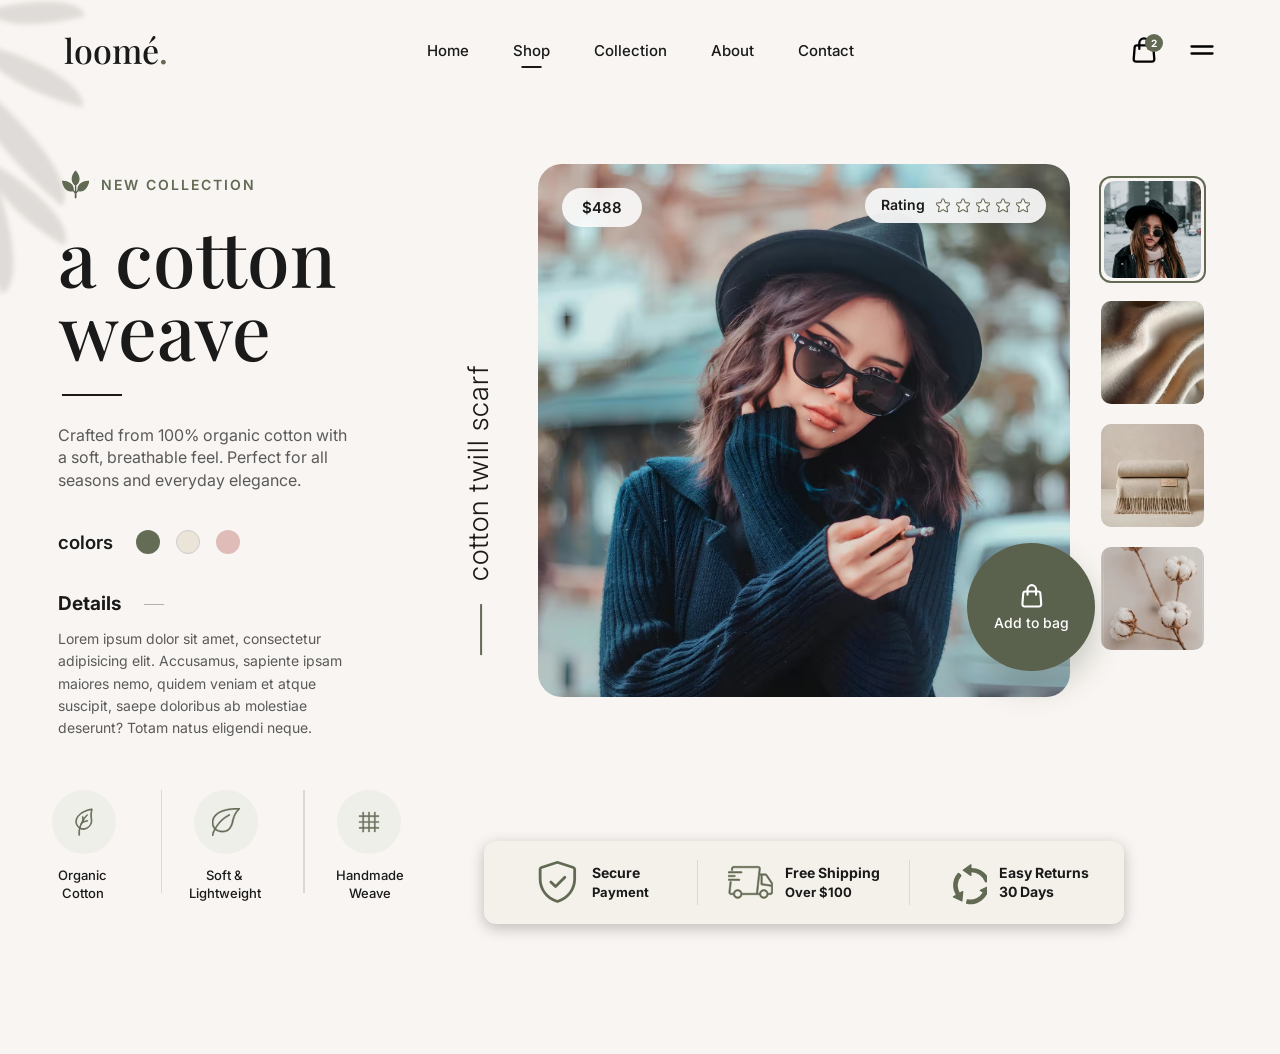
<file: index.html>
<!doctype html>
<html lang="en">
   <head>
      <meta charset="UTF-8" />
      <meta name="viewport" content="width=device-width, initial-scale=1.0" />
      <title>Loomé. | A Cotton Weave</title>

      <link rel="preconnect" href="https://fonts.googleapis.com" />
      <link rel="preconnect" href="https://fonts.gstatic.com" crossorigin />
      <link
         href="https://fonts.googleapis.com/css2?family=Inter:wght@400;500;600&family=Playfair+Display:wght@400;500;600&display=swap"
         rel="stylesheet"
      />

      <link
         rel="icon"
         href="data:image/svg+xml,<svg xmlns='http://www.w3.org/2000/svg' viewBox='0 0 32 32'><path fill='%23626a54' d='M16 2C9 2 4 8 4 14c0 4 2 7 5 9l-1 5c0 .6.4 1 1 1h14c.6 0 1-.4 1-1l-1-5c3-2 5-5 5-9 0-6-5-12-12-12zm0 4c1.5 0 3 2 3.5 5H12.5C13 8 14.5 6 16 6z'/></svg>"
         type="image/svg+xml"
      />
      <link rel="stylesheet" href="style.css" />
   </head>

   <body>
      <div class="shadow-sidebar">
         <div class="leaf leaf-1"></div>
         <div class="leaf leaf-2"></div>
         <div class="leaf leaf-3"></div>
         <div class="leaf leaf-4"></div>
         <div class="leaf leaf-5"></div>
      </div>

      <header class="navbar">
         <div class="logo font-serif">loomé<span>.</span></div>

         <nav class="nav-links">
            <a href="#">Home</a>
            <a href="#" class="active-link">Shop</a>
            <a href="#">Collection</a>
            <a href="#">About</a>
            <a href="#">Contact</a>
         </nav>

         <div class="nav-actions">
            <div class="cart-box">
               <svg xmlns="http://www.w3.org/2000/svg" width="200" height="200" viewBox="0 0 24 24">
                  <g fill="none" stroke="#000000" stroke-linecap="round" stroke-linejoin="round" stroke-width="2">
                     <path
                        d="M3.977 9.84A2 2 0 0 1 5.971 8h12.058a2 2 0 0 1 1.994 1.84l.803 10A2 2 0 0 1 18.833 22H5.167a2 2 0 0 1-1.993-2.16l.803-10Z"
                     />
                     <path d="M16 11V6a4 4 0 0 0-4-4v0a4 4 0 0 0-4 4v5" />
                  </g>
               </svg>
               <span class="badge">2</span>
            </div>
            <svg xmlns="http://www.w3.org/2000/svg" width="200" height="200" viewBox="0 0 24 24">
               <path
                  fill="none"
                  stroke="#000000"
                  stroke-linecap="round"
                  stroke-linejoin="round"
                  stroke-width="2"
                  d="M3 15h18M3 9h18"
               />
            </svg>
         </div>
      </header>

      <main class="showcase-container">
         <article class="left-content">
            <div class="new-collection">
               <svg
                  xmlns="http://www.w3.org/2000/svg"
                  width="1024"
                  height="1024"
                  preserveAspectRatio="none"
                  viewBox="0 0 2048 2048"
                  display="block"
               >
                  <path fill="#f8f5f2" d="M 0 0 L 2048 0 L 2048 2048 L 0 2048 L 0 0 z"></path>
                  <path
                     fill="#f8f5f2"
                     d="M 1767.17 893.492 C 1768.96 911.976 1767.73 951.529 1767.8 971.241 L 1768.89 1107.15 L 1769.23 1259.68 C 1769.54 1348.61 1773.03 1442.19 1739.14 1526.13 C 1716.74 1581.59 1683.23 1629.81 1638.31 1669.49 C 1588.54 1712.63 1528.68 1742.51 1464.29 1756.35 C 1399.92 1770.28 1324.96 1767.62 1258.46 1767.76 L 1021.67 1767.5 L 800.336 1767.37 C 754.421 1767.5 701.403 1768.71 655.812 1766.3 C 550.573 1760.73 447.702 1715.15 377.395 1635.38 C 334.936 1587.05 305.66 1528.58 292.398 1465.62 C 279.533 1406.07 280.464 1319.87 280.207 1257.02 L 280.039 1034.32 L 280.053 804.229 C 279.981 748.866 278.727 692.244 282.349 637.126 C 289.1 532.247 337.828 434.513 417.525 366.004 C 463.341 326.005 528.139 294.079 587.67 281.989 C 657.521 267.803 740.595 270.192 812.289 270.39 L 1011.07 270.257 L 1237.25 270.076 C 1288.79 270.035 1341.9 269.266 1393.28 272.473 C 1499.74 279.119 1601.61 324.816 1672.11 406.144 C 1719.79 461.461 1750.89 529.101 1761.86 601.297 C 1767.69 640.131 1769.98 704.323 1766.96 743.63 L 1766.88 744.606 L 1767.17 893.492 z"
                  ></path>
                  <path
                     fill="#f8f5f2"
                     d="M 1767.17 893.492 C 1768.96 911.976 1767.73 951.529 1767.8 971.241 L 1768.89 1107.15 L 1769.23 1259.68 C 1769.54 1348.61 1773.03 1442.19 1739.14 1526.13 C 1716.74 1581.59 1683.23 1629.81 1638.31 1669.49 C 1588.54 1712.63 1528.68 1742.51 1464.29 1756.35 C 1399.92 1770.28 1324.96 1767.62 1258.46 1767.76 L 1021.67 1767.5 L 800.336 1767.37 C 754.421 1767.5 701.403 1768.71 655.812 1766.3 C 550.573 1760.73 447.702 1715.15 377.395 1635.38 C 334.936 1587.05 305.66 1528.58 292.398 1465.62 C 279.533 1406.07 280.464 1319.87 280.207 1257.02 L 280.039 1034.32 L 280.053 804.229 C 279.981 748.866 278.727 692.244 282.349 637.126 C 289.1 532.247 337.828 434.513 417.525 366.004 C 463.341 326.005 528.139 294.079 587.67 281.989 C 657.521 267.803 740.595 270.192 812.289 270.39 L 1011.07 270.257 L 1237.25 270.076 C 1288.79 270.035 1341.9 269.266 1393.28 272.473 C 1499.74 279.119 1601.61 324.816 1672.11 406.144 C 1719.79 461.461 1750.89 529.101 1761.86 601.297 C 1767.69 640.131 1769.98 704.323 1766.96 743.63 L 1766.88 744.606 C 1763.19 749.811 1765.47 806.298 1764.81 818.019 C 1763.34 798.137 1764.08 772.165 1763.99 751.796 C 1763.58 719.822 1762.71 687.856 1761.36 655.908 C 1751.82 469.374 1635.46 323.747 1449.67 286.172 C 1384.65 273.022 1316.18 275.717 1250 275.795 L 1040.13 275.994 L 818.181 276.132 C 762.923 276.038 708.32 274.912 653.142 278.66 C 547.54 285.834 450.688 330.394 381.092 411.262 C 338.662 460.651 309.348 519.926 295.85 583.624 C 283.047 643.886 285.513 717.315 285.609 779.313 L 285.464 975.562 L 285.837 1224.56 C 286.021 1307.12 282.298 1395.56 301.359 1476.19 C 318.077 1546.92 360.358 1617.38 415.842 1664.85 C 466.935 1708.36 528.163 1738.3 593.876 1751.91 C 646.013 1763.06 706.036 1762.88 759.415 1763.44 L 965.832 1763.55 L 1226.44 1763.51 C 1282.43 1763.33 1339.06 1763.89 1394.64 1760.27 C 1500.18 1753.41 1601.9 1709.59 1670.99 1627.35 C 1761.58 1519.49 1763.96 1414.77 1764 1281.93 L 1763.94 1106.6 L 1764 1040.87 C 1764 1031.46 1763.55 1010.98 1764.99 1002.34 C 1769.49 994.738 1766.47 909.94 1767.17 893.492 z"
                  ></path>
                  <path
                     fill="#626a54"
                     d="M 1764.81 818.019 C 1765.47 806.298 1763.19 749.811 1766.88 744.606 L 1767.17 893.492 C 1766.47 909.94 1769.49 994.738 1764.99 1002.34 L 1764.81 818.019 z"
                  ></path>
                  <path
                     fill="#626a54"
                     d="M 1022.09 457.817 C 1034.05 458.702 1049.45 481.337 1056.94 491.252 C 1130.3 588.339 1197.32 710.33 1180.28 836.294 C 1168.26 925.153 1120.59 997.635 1050.41 1051.48 L 1055.81 1299.47 C 1068.34 1282.46 1084.57 1266.35 1098.37 1250.02 C 1095.73 1218.06 1097.78 1185.89 1104.49 1154.53 C 1123.18 1068.59 1176.61 995.525 1250.46 948.456 C 1326.96 899.702 1418.09 879.021 1507.45 870.851 C 1521.03 869.61 1547.84 865.917 1560.47 869.196 C 1563.33 869.941 1564.92 871.07 1566.29 873.758 C 1572.46 885.773 1553.97 958.666 1549.52 974.832 C 1519 1085.61 1461.32 1199.45 1357.85 1258.14 C 1285.83 1298.99 1208.56 1308.4 1129.02 1286.51 C 1114.33 1301.87 1067.32 1361.25 1057.23 1379.06 C 1057.04 1392.38 1058.01 1408.81 1058.4 1422.35 L 1060.19 1495.17 C 1061.08 1529.21 1070.25 1569.23 1026.63 1577.09 C 978.407 1575.32 989.862 1530.96 989.667 1497.4 C 989.442 1458.62 992.977 1418.44 991.548 1379.77 C 967.531 1345.14 947.243 1319.63 919.956 1287.66 C 871.474 1302.49 816.665 1300.91 767.551 1288.97 C 587.994 1245.33 499.711 1046.79 481.342 879.141 C 481.039 864.174 504.458 867.934 513.133 868.439 C 646.223 876.194 796.063 914.012 883.011 1022.89 C 931.964 1084.18 958.351 1171.47 949.297 1249.01 C 964.192 1266.54 978.714 1282.4 993.581 1300.49 C 992.635 1276.3 994.811 1237.81 995.365 1212.52 L 998.875 1050.49 L 997.929 1049.92 C 968.467 1032.65 935.345 994.623 916.779 966.091 C 870.193 894.498 855.659 807.794 874.275 724.513 C 892.712 642.03 939.855 561.186 990.476 494.218 C 996.49 486.262 1014.44 462.719 1022.09 457.817 z"
                  ></path>
                  <path
                     fill="#626a54"
                     d="M1543.31 885.415C1545.89 885.191 1547.55 885.291 1550.12 885.351 1552.91 890.42 1541.17 942.875 1538.62 952.875 1510.57 1062.66 1457.79 1178.18 1357.35 1239.21 1292.38 1278.68 1215.76 1291.69 1142.3 1273.38 1187.89 1222.44 1237.5 1176.92 1286.64 1129.63 1324.54 1092.95 1361.77 1055.57 1398.29 1017.51 1403.9 1012.02 1406.68 1007.31 1402.61 999.588 1395.53 994.702 1389.43 999.758 1383.33 1003.99 1330.25 1040.86 1281.39 1080.63 1232.72 1123.15 1191.63 1158.48 1152.02 1195.48 1113.97 1234.06 1112.67 981.625 1328.16 899.47 1543.31 885.415zM497.563 884.618C501.044 884.669 504.524 884.782 508.001 884.958 629.375 890.904 774.071 925.831 858.517 1019.63 911.097 1078.11 938.222 1155.13 933.898 1233.66 857.908 1151.78 749.123 1062.68 655.827 998.618 653.956 997.334 650.561 998.462 648.645 999.403 643.77 1004.57 643.84 1008.58 647.35 1014.65 667.401 1038.49 690.488 1060.4 712.212 1082.7 774.887 1147.01 847.506 1206.47 906.656 1274 896.894 1276.27 887.043 1278.13 877.128 1279.59 804.351 1289.64 725.169 1266.61 666.976 1222.42 566.742 1146.32 513.822 1005.36 497.563 884.618zM1025.01 477.948C1025.18 478.148 1025.36 478.349 1025.53 478.549 1101.97 572.301 1176.92 696.185 1165.62 821.994 1159.76 887.231 1130.79 948.22 1087.3 996.726 1075.8 1009.56 1062.96 1020.29 1049.87 1031.24 1050.12 1005.22 1048.33 974.369 1047.67 948.027 1046.64 893.007 1044.85 838.005 1042.29 783.035 1041.17 757.035 1039.67 731.054 1037.78 705.098 1036.94 694.035 1036.22 682.157 1034.37 671.235 1033.61 666.77 1030.88 665.111 1027.36 662.766 1017.94 663.086 1014.37 665.305 1013.27 675.078 1012.02 686.273 1011.58 697.473 1010.85 708.71 1009.06 733.671 1007.7 758.661 1006.75 783.668 1003.31 866.019 1002.36 948.273 999.222 1030.3 992.124 1024.75 985.206 1018.97 978.481 1012.97 922.443 962.855 887.642 888.973 883.036 814.009 877.6 725.558 912.082 645.794 956.988 571.715 976.399 539.694 999.804 506.021 1025.01 477.948z"
                  ></path>
                  <path
                     fill="#5a5a5a"
                     d="M 1023.89 759.085 L 1026.06 763.741 C 1026.53 802.804 1028.44 844.054 1029.56 883.275 L 1034.41 1078.51 C 1035.22 1111.06 1037.18 1317.38 1041.41 1327.42 C 1042.69 1330.45 1043.98 1330.6 1046.98 1331.61 C 1056.7 1330.88 1069.55 1308.44 1075.98 1301.08 C 1082.62 1293.49 1089.21 1285.09 1096.08 1277.58 C 1155.95 1212.1 1222.42 1152.56 1290.39 1095.64 C 1300.67 1087.04 1332.23 1059.63 1341.23 1054.39 C 1339.05 1058.65 1242.07 1149.85 1231.13 1160.19 C 1158.46 1228.91 1098.57 1291.36 1040.23 1373.13 L 1043.12 1488.16 C 1043.5 1505.7 1044.29 1523.14 1043.9 1540.72 C 1043.35 1565.57 1008.26 1565.58 1006.18 1545.26 C 1004.32 1527.04 1005.92 1503.46 1006.34 1484.81 L 1008.26 1374.14 C 999.855 1359.48 978.477 1332.06 967.629 1318.36 C 908.402 1243.51 836.372 1179.17 768.026 1112.9 C 748.734 1094.2 726.282 1074.71 707.911 1055.73 C 711.946 1056.81 736.407 1078.01 741.633 1082.26 C 817.814 1144.16 892.289 1210.83 957.718 1284.11 C 970.754 1298.65 981.935 1314.67 994.307 1329.73 C 998.652 1335.02 1003.49 1332.41 1007.62 1328.91 C 1010.24 1316.2 1010.44 1272.36 1010.69 1257.49 L 1013.05 1149.6 C 1015.28 1019.39 1018.89 889.214 1023.89 759.085 z"
                  ></path>
                  <path
                     fill="#5a5a5a"
                     d="M 1024.4 744.046 C 1025.68 752.158 1025.99 755.539 1026.06 763.741 L 1023.89 759.085 C 1023.98 754.041 1024.03 749.08 1024.4 744.046 z"
                  ></path>
               </svg>
               <span>NEW COLLECTION</span>
            </div>

            <h1 class="main-title font-serif">
               a cotton<br />
               <span class="indent">weave</span>
            </h1>

            <div class="divider-line"></div>

            <p class="description">
               Crafted from 100% organic cotton with a soft, breathable feel. Perfect for all seasons and everyday
               elegance.
            </p>

            <div class="color-options">
               <span class="color-text">colors</span>
               <span class="color-dot dot-olive"></span>
               <span class="color-dot dot-beige"></span>
               <span class="color-dot dot-pink"></span>
            </div>

            <div class="details-section">
               <h3 class="font-sans">
                  Details
                  <div class="dash"></div>
               </h3>
               <p>
                  Lorem ipsum dolor sit amet, consectetur adipisicing elit. Accusamus, sapiente ipsam maiores nemo,
                  quidem veniam et atque suscipit, saepe doloribus ab molestiae deserunt? Totam natus eligendi neque.
               </p>
            </div>

            <div class="features-wrapper">
               <div class="feature-item">
                  <div class="icon-bg-circle">
                     <svg xmlns="http://www.w3.org/2000/svg" viewBox="0 0 70 70">
                        <g stroke="#626a54" stroke-width="1.9" stroke-linejoin="round" stroke-linecap="round">
                           <path
                              d="M33.5500755,53.4800339c-4.623045,0-9.1562481-1.7011719-12.8715801-5.0073242c-6.0507812-5.3847656-8.0820312-13.4418945-5.3012695-21.0273418l0.1240234-0.3330078c2.1044922-5.5322266,5.9858398-10.4462891,11.2250977-14.2133789C39.3205833,3.8447819,54.111599,2.077692,54.7351341,2.0068913c0.3334961-0.0419922,0.6679688,0.0961914,0.8833008,0.3564453c0.215332,0.2607422,0.284668,0.6123047,0.184082,0.9350586c-3.2216797,10.3344727-1.934082,20.1635742-1.4624023,22.9301758c0.2260742,1.3271484,0.3950195,2.4482422,0.487793,3.6044922l0.0288086,0.394043c0.5917969,8.6088848-4.0751953,16.7827129-11.8901367,20.8207989l-0.5327148,0.2724609C39.5666771,52.7686081,36.5398216,53.4800339,33.5500755,53.4800339z M53.448513,4.2231998c-4.0825195,0.6977539-15.6782227,3.1987305-25.5541973,10.2998047c-4.9204102,3.5371094-8.559082,8.1357422-10.5229492,13.2978516l-0.1152344,0.3100586c-2.4926758,6.8002911-0.671875,14.0209942,4.7519531,18.8476543c5.4902344,4.8852539,12.9702129,5.8657227,19.5239239,2.5566406l0.5175781-0.2646484c7.1049805-3.6708984,11.3491211-11.09375,10.8115234-18.9086895l-0.0263672-0.362793c-0.0874023-1.0898438-0.2495117-2.1601562-0.4663086-3.4345703C51.9011497,23.8228092,50.6633568,14.4121647,53.448513,4.2231998z"
                              fill="#626a54"
                           ></path>
                           <path
                              d="M22.9944134,68.0005417c-0.5146484,0-0.9521484-0.3950195-0.9956055-0.9169922c-2.3237305-27.8852539,19.9145489-49.8925781,20.1391582-50.1113281c0.3959961-0.3862305,1.0292969-0.3764648,1.4135742,0.0185547c0.3857422,0.3955078,0.3774414,1.0283203-0.0180664,1.4140625c-0.2177734,0.2124023-21.7856426,21.5825176-19.541502,48.5126953c0.0458984,0.550293-0.3632812,1.0336914-0.9135742,1.0795898C23.0500774,67.9995651,23.0222454,68.0005417,22.9944134,68.0005417z"
                              fill="#626a54"
                           ></path>
                           <path
                              d="M32.6111107 32.0064011c-.5209961 0-.9604473-.4038067-.9965801-.9316387l-.6020508-8.7744141c-.0380859-.5507812.3779297-1.0283203.9291992-1.065918.5429668-.0307617 1.0283184.3779297 1.0659161.9291992l.6020508 8.7744141c.0380859.5507812-.3779297 1.0283203-.9291992 1.0659161C32.6574974 32.0054245 32.6340599 32.0064011 32.6111107 32.0064011zM28.6999798 39.2495651c-.2666016 0-.5327148-.105957-.7294922-.315918-.3779297-.402832-.3574219-1.0356445.0454102-1.4135742 5.9360332-5.5664043 15.2192364-6.3964825 15.6113262-6.4291973.5493164-.0498047 1.0332031.362793 1.0791016.913084.0463867.550293-.3623047 1.0336914-.9125977 1.0800781-.0893555.0073242-8.9897461.8125-14.4096661 5.8950195C29.1911907 39.1597214 28.9455853 39.2495651 28.6999798 39.2495651z"
                              fill="#626a54"
                           ></path>
                        </g>
                     </svg>
                  </div>
                  <p>Organic<br />Cotton</p>
               </div>

               <div class="divider"></div>

               <div class="feature-item">
                  <div class="icon-bg-circle">
                     <svg xmlns="http://www.w3.org/2000/svg" viewBox="0 0 469.343 469.343">
                        <g stroke="#626a54" stroke-width="8" stroke-linejoin="round" stroke-linecap="round">
                           <path
                              fill="#626a54"
                              d="M468.523 6.597a10.667 10.667 0 0 0-9.856-6.592C44.693.005 0 171.567 0 245.338c0 95.701 72.875 160 181.333 160 136.981 0 165.675-130.347 181.099-200.363C383.168 110.703 428.8 55.663 466.219 18.223a10.643 10.643 0 0 0 2.304-11.626zM341.589 200.389c-19.563 88.832-49.664 183.616-160.256 183.616-95.701 0-160-55.723-160-138.667 0-65.899 40.789-217.259 412.16-223.787-35.264 38.806-73.173 93.611-91.904 178.838z"
                           ></path>
                           <path
                              fill="#626a54"
                              d="M297.6 112.687c-2.581-5.291-8.96-7.488-14.251-4.949C109.973 191.749 0 395.247 0 458.671c0 5.888 4.779 10.667 10.667 10.667s10.667-4.779 10.667-10.667c0-49.856 96.235-246.891 271.317-331.733 5.29-2.581 7.509-8.96 4.949-14.251z"
                           ></path>
                        </g>
                     </svg>
                  </div>
                  <p>Soft &<br />Lightweight</p>
               </div>

               <div class="divider"></div>

               <div class="feature-item">
                  <div class="icon-bg-circle">
                     <svg xmlns="http://www.w3.org/2000/svg" viewBox="0 0 24 24">
                        <path
                           stroke="#626a54"
                           stroke-width="0.3"
                           stroke-linejoin="round"
                           stroke-linecap="round"
                           fill="#626a54"
                           d="M6.5 20.5v-3h-3v-1h3v-4h-3v-1h3v-4h-3v-1h3v-3h1v3h4v-3h1v3h4v-3h1v3h3v1h-3v4h3v1h-3v4h3v1h-3v3h-1v-3h-4v3h-1v-3h-4v3h-1Zm1-4h4v-4h-4v4Zm5 0h4v-4h-4v4Zm-5-5h4v-4h-4v4Zm5 0h4v-4h-4v4Z"
                        />
                     </svg>
                  </div>
                  <p>Handmade<br />Weave</p>
               </div>
            </div>
         </article>

         <section class="right-content">
            <div class="hero-image-box fixed-size">
               <img src="./images/img-1.avif" alt="Woman with Scarf" class="hero-img" />

               <div class="float-price">$488</div>

               <div class="float-rating">
                  Rating
                  <span class="stars">
                     <input type="checkbox" id="star1" />
                     <label for="star1">
                        <svg xmlns="http://www.w3.org/2000/svg" viewBox="0 0 511.987 511">
                           <path
                              stroke="#626a54"
                              stroke-width="40"
                              d="M255.992 0.492c-10.903 0-20.715 6.488-25.022 16.535l-58.433 136.77L24.74 167.214c-10.883.98-20.031 8.344-23.403 18.711-3.371 10.367-.254 21.738 7.976 28.906l111.703 97.941-32.937 145.09c-2.415 10.668 1.727 21.7 10.582 28.094 8.851 6.398 20.61 6.89 29.91 1.3l127.445-76.203 127.446 76.16c9.3 5.59 21.078 5.098 29.91-1.3 8.851-6.398 12.992-17.43 10.578-28.098l-32.938-145.086 111.696-97.941c8.211-7.168 11.329-18.539 7.957-28.907-3.371-10.367-12.543-17.731-23.425-18.711L339.449 153.797 281.016 17.027c-4.309-10.024-14.121-16.535-25.024-16.535z"
                           />
                        </svg>
                     </label>
                     <input type="checkbox" id="star2" />
                     <label for="star2">
                        <svg xmlns="http://www.w3.org/2000/svg" viewBox="0 0 511.987 511">
                           <path
                              stroke="#626a54"
                              stroke-width="40"
                              d="M255.992 0.492c-10.903 0-20.715 6.488-25.022 16.535l-58.433 136.77L24.74 167.214c-10.883.98-20.031 8.344-23.403 18.711-3.371 10.367-.254 21.738 7.976 28.906l111.703 97.941-32.937 145.09c-2.415 10.668 1.727 21.7 10.582 28.094 8.851 6.398 20.61 6.89 29.91 1.3l127.445-76.203 127.446 76.16c9.3 5.59 21.078 5.098 29.91-1.3 8.851-6.398 12.992-17.43 10.578-28.098l-32.938-145.086 111.696-97.941c8.211-7.168 11.329-18.539 7.957-28.907-3.371-10.367-12.543-17.731-23.425-18.711L339.449 153.797 281.016 17.027c-4.309-10.024-14.121-16.535-25.024-16.535z"
                           />
                        </svg>
                     </label>
                     <input type="checkbox" id="star3" />
                     <label for="star3">
                        <svg xmlns="http://www.w3.org/2000/svg" viewBox="0 0 511.987 511">
                           <path
                              stroke="#626a54"
                              stroke-width="40"
                              d="M255.992 0.492c-10.903 0-20.715 6.488-25.022 16.535l-58.433 136.77L24.74 167.214c-10.883.98-20.031 8.344-23.403 18.711-3.371 10.367-.254 21.738 7.976 28.906l111.703 97.941-32.937 145.09c-2.415 10.668 1.727 21.7 10.582 28.094 8.851 6.398 20.61 6.89 29.91 1.3l127.445-76.203 127.446 76.16c9.3 5.59 21.078 5.098 29.91-1.3 8.851-6.398 12.992-17.43 10.578-28.098l-32.938-145.086 111.696-97.941c8.211-7.168 11.329-18.539 7.957-28.907-3.371-10.367-12.543-17.731-23.425-18.711L339.449 153.797 281.016 17.027c-4.309-10.024-14.121-16.535-25.024-16.535z"
                           />
                        </svg>
                     </label>
                     <input type="checkbox" id="star4" />
                     <label for="star4">
                        <svg xmlns="http://www.w3.org/2000/svg" viewBox="0 0 511.987 511">
                           <path
                              stroke="#626a54"
                              stroke-width="40"
                              d="M255.992 0.492c-10.903 0-20.715 6.488-25.022 16.535l-58.433 136.77L24.74 167.214c-10.883.98-20.031 8.344-23.403 18.711-3.371 10.367-.254 21.738 7.976 28.906l111.703 97.941-32.937 145.09c-2.415 10.668 1.727 21.7 10.582 28.094 8.851 6.398 20.61 6.89 29.91 1.3l127.445-76.203 127.446 76.16c9.3 5.59 21.078 5.098 29.91-1.3 8.851-6.398 12.992-17.43 10.578-28.098l-32.938-145.086 111.696-97.941c8.211-7.168 11.329-18.539 7.957-28.907-3.371-10.367-12.543-17.731-23.425-18.711L339.449 153.797 281.016 17.027c-4.309-10.024-14.121-16.535-25.024-16.535z"
                           />
                        </svg>
                     </label>
                     <input type="checkbox" id="star5" />
                     <label for="star5">
                        <svg xmlns="http://www.w3.org/2000/svg" viewBox="0 0 511.987 511">
                           <path
                              stroke="#626a54"
                              stroke-width="40"
                              d="M255.992 0.492c-10.903 0-20.715 6.488-25.022 16.535l-58.433 136.77L24.74 167.214c-10.883.98-20.031 8.344-23.403 18.711-3.371 10.367-.254 21.738 7.976 28.906l111.703 97.941-32.937 145.09c-2.415 10.668 1.727 21.7 10.582 28.094 8.851 6.398 20.61 6.89 29.91 1.3l127.445-76.203 127.446 76.16c9.3 5.59 21.078 5.098 29.91-1.3 8.851-6.398 12.992-17.43 10.578-28.098l-32.938-145.086 111.696-97.941c8.211-7.168 11.329-18.539 7.957-28.907-3.371-10.367-12.543-17.731-23.425-18.711L339.449 153.797 281.016 17.027c-4.309-10.024-14.121-16.535-25.024-16.535z"
                           />
                        </svg>
                     </label>
                  </span>
               </div>

               <div class="float-vertical-text">
                  <span class="v-line"></span>
                  cotton twill scarf
               </div>

               <button class="float-add-btn">
                  <svg xmlns="http://www.w3.org/2000/svg" viewBox="0 0 24 24" fill="#ffffff">
                     <g fill="none" stroke="#ffffff" stroke-linecap="round" stroke-linejoin="round" stroke-width="2">
                        <path
                           d="M3.977 9.84A2 2 0 0 1 5.971 8h12.058a2 2 0 0 1 1.994 1.84l.803 10A2 2 0 0 1 18.833 22H5.167a2 2 0 0 1-1.993-2.16l.803-10Z"
                        />
                        <path d="M16 11V6a4 4 0 0 0-4-4v0a4 4 0 0 0-4 4v5" />
                     </g>
                  </svg>
                  <span>Add to bag</span>
               </button>
            </div>

            <aside class="thumbnails-box">
               <div class="thumb active-thumb"><img src="./images/img-5.avif" alt="Thumb 1" /></div>
               <div class="thumb"><img src="./images/img-2.avif" alt="Thumb 2" /></div>
               <div class="thumb"><img src="./images/img-3.avif" alt="Thumb 3" /></div>
               <div class="thumb"><img src="./images/img-4.avif" alt="Thumb 4" /></div>
            </aside>
         </section>
      </main>

      <footer class="trust-banner fixed-size">
         <div class="trust-item">
            <svg xmlns="http://www.w3.org/2000/svg" viewBox="0 0 24 24" width="60" height="60">
               <path
                  fill="#626a54"
                  d="M16.53 9.78a.75.75 0 0 0-1.06-1.06L11 13.19l-1.97-1.97a.75.75 0 0 0-1.06 1.06l2.5 2.5a.75.75 0 0 0 1.06 0l5-5Z"
               />
               <path
                  fill="#626a54"
                  d="m12.54.637l8.25 2.675A1.75 1.75 0 0 1 22 4.976V10c0 6.19-3.771 10.704-9.401 12.83a1.704 1.704 0 0 1-1.198 0C5.77 20.705 2 16.19 2 10V4.976c0-.758.489-1.43 1.21-1.664L11.46.637a1.748 1.748 0 0 1 1.08 0Zm-.617 1.426l-8.25 2.676a.249.249 0 0 0-.173.237V10c0 5.46 3.28 9.483 8.43 11.426a.199.199 0 0 0 .14 0C17.22 19.483 20.5 15.461 20.5 10V4.976a.25.25 0 0 0-.173-.237l-8.25-2.676a.253.253 0 0 0-.154 0Z"
               />
            </svg>
            <div class="trust-text"><strong>Secure</strong><br />Payment</div>
         </div>

         <div id="trust-divider1"></div>

         <div class="trust-item">
            <svg xmlns="http://www.w3.org/2000/svg" viewBox="0 0 512 512" style="max-width: 90px; height: auto">
               <g fill="#626a54" stroke="#626a54" stroke-width="6" stroke-linejoin="round" stroke-linecap="round">
                  <path
                     d="m510.567 264.067-63.217-94.775c-4.725-7.154-12.683-11.425-21.283-11.425h-61.081l6.331-56.912c.8-7.208-1.533-14.454-6.383-19.879a25.64 25.64 0 0 0-19.075-8.542H64.508c-13.108 0-24.05 9.804-25.458 22.767l-2.133 18.946c-.525 4.683 2.842 8.908 7.525 9.433 4.725.55 8.908-2.846 9.442-7.525l2.133-18.979c.467-4.321 4.117-7.575 8.492-7.575h281.35c2.45 0 4.708 1.017 6.358 2.858 1.642 1.838 2.408 4.188 2.133 6.612l-30.375 273.083c-.467 4.25-4.158 7.579-8.408 7.579H161.363c-4.082-24.176-25.109-42.667-50.429-42.667s-46.347 18.491-50.429 42.667H34.133c-2.45 0-4.708-1.012-6.358-2.854s-2.408-4.192-2.142-6.617l13.058-117.588c.517-4.683-2.858-8.904-7.542-9.421-4.567-.517-8.908 2.854-9.425 7.538L8.667 368.388a25.64 25.64 0 0 0 6.4 19.879 25.63 25.63 0 0 0 19.067 8.533h26.371c4.082 24.176 25.109 42.667 50.429 42.667s46.347-18.491 50.429-42.667h197.808c4.082 24.176 25.109 42.667 50.429 42.667s46.347-18.491 50.429-42.667H486.4c14.117 0 25.6-11.483 25.6-25.6V268.8c0-1.683-.5-3.333-1.433-4.733M110.933 422.4c-18.825 0-34.133-15.312-34.133-34.133s15.308-34.133 34.133-34.133 34.133 15.313 34.133 34.133-15.308 34.133-34.133 34.133m298.667 0c-18.825 0-34.133-15.312-34.133-34.133s15.308-34.133 34.133-34.133 34.133 15.313 34.133 34.133S428.425 422.4 409.6 422.4m85.333-51.2c0 4.704-3.825 8.533-8.533 8.533h-26.371c-4.082-24.176-25.109-42.667-50.429-42.667s-46.347 18.491-50.429 42.667h-19.602c.642-1.824 1.155-3.712 1.373-5.712l22.146-199.088h12.379v102.4a8.534 8.534 0 0 0 7.325 8.446l112.142 16.02V371.2zm0-86.638-102.4-14.629v-95h33.533a8.43 8.43 0 0 1 7.067 3.796l61.8 92.654z"
                  />
                  <path
                     d="M8.533 149.333H153.6a8.53 8.53 0 0 0 8.533-8.533 8.53 8.53 0 0 0-8.533-8.533H8.533A8.53 8.53 0 0 0 0 140.8a8.53 8.53 0 0 0 8.533 8.533m0 42.667H76.8c4.717 0 8.533-3.821 8.533-8.533s-3.817-8.533-8.533-8.533H8.533c-4.717 0-8.533 3.821-8.533 8.533S3.817 192 8.533 192M128 234.667c4.717 0 8.533-3.821 8.533-8.533S132.717 217.6 128 217.6H8.533C3.817 217.6 0 221.421 0 226.133s3.817 8.533 8.533 8.533H128z"
                  />
               </g>
            </svg>
            <div class="trust-text"><strong>Free Shipping</strong><br />Over $100</div>
         </div>

         <div id="trust-divider2"></div>

         <div class="trust-item">
            <svg xmlns="http://www.w3.org/2000/svg" viewBox="24 65 168 200">
               <path
                  fill="#626a54"
                  d="M49.166 26.5A20.129 20.129 0 0 0 30 12.848v4.372a1.019 1.019 0 0 1-1.605.829l-10.984-7.786a.8.8 0 0 1 0-1.292L28.4 1.188a1.013 1.013 0 0 1 1.6 .826v4.373c12.078 0 21.972 7.153 25.755 17.824a1.6 1.6 0 0 1-1 2.056l-3.607 1.2a1.578 1.578 0 0 1-1.982-.967zM18.2 40.712l-1.25 13.411a.8.8 0 0 1-1.12.65l-12.24-5.63a1.015 1.015 0 0 1-.08-1.8l3.78-2.19c-6.04-10.461-4.79-22.6 2.56-31.212a1.607 1.607 0 0 1 2.28-.17l2.84 2.53a1.573 1.573 0 0 1 .15 2.2 20.124 20.124 0 0 0-2.23 23.421l3.78-2.18a1.024 1.024 0 0 1 1.53.97zM57 46.373a1.02 1.02 0 0 1-1.52.97l-3.78-2.19c-6.04 10.46-17.18 15.451-28.32 13.39a1.6 1.6 0 0 1-1.28-1.89l.77-3.72A1.572 1.572 0 0 1 24.7 51.7a20.133 20.133 0 0 0 21.4-9.781l-3.78-2.19a1.015 1.015 0 0 1 .08-1.8l12.23-5.62a.792.792 0 0 1 1.12.65z"
                  transform="translate(53 93) scale(2.6)"
               />
            </svg>
            <div class="trust-text">
               <strong>Easy Returns <br />30 Days</strong>
            </div>
         </div>
      </footer>
   </body>
</html>
</file>
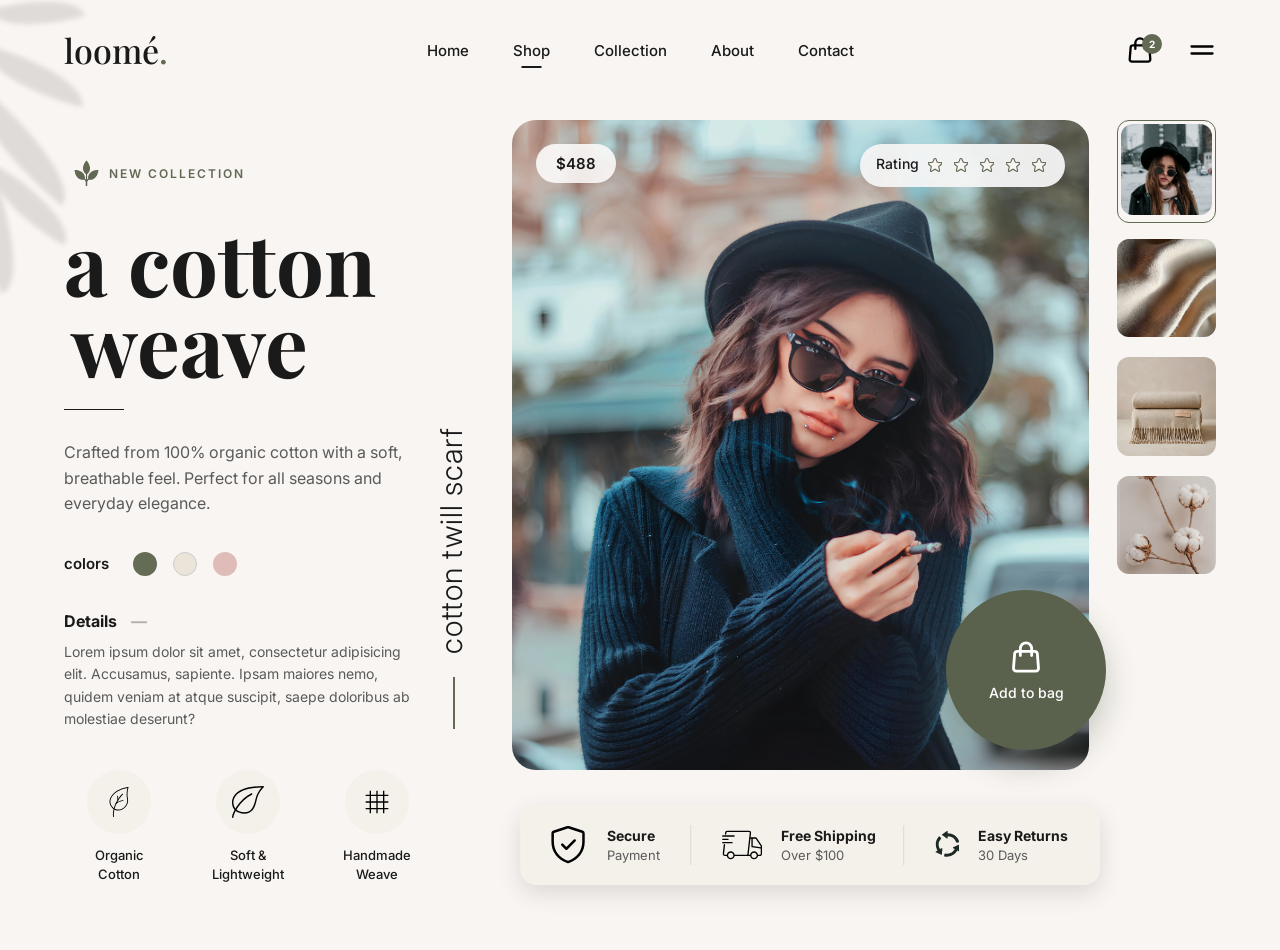
<file: a.html>
<!doctype html>
<html lang="en">
  <head>
    <meta charset="UTF-8" />
    <meta name="viewport" content="width=device-width, initial-scale=1.0" />
    <title>Loomé. | A Cotton Weave</title>

    <link rel="preconnect" href="https://fonts.googleapis.com" />
    <link rel="preconnect" href="https://fonts.gstatic.com" crossorigin />
    <link
      href="https://fonts.googleapis.com/css2?family=Inter:wght@400;500;600&family=Playfair+Display:wght@400;500;600&display=swap"
      rel="stylesheet"
    />

    <link rel="icon" href="data:image/svg+xml,<svg xmlns='http://www.w3.org/2000/svg' viewBox='0 0 32 32'><path fill='%23626a54' d='M16 2C9 2 4 8 4 14c0 4 2 7 5 9l-1 5c0 .6.4 1 1 1h14c.6 0 1-.4 1-1l-1-5c3-2 5-5 5-9 0-6-5-12-12-12zm0 4c1.5 0 3 2 3.5 5H12.5C13 8 14.5 6 16 6z'/></svg>" type="image/svg+xml" />
    <link rel="stylesheet" href="a.css" />
  </head>

  <body>
    <!-- Leaf Shadow Overlay (merged from hii.html) -->
    <div class="shadow-sidebar">
      <div class="leaf leaf-1"></div>
      <div class="leaf leaf-2"></div>
      <div class="leaf leaf-3"></div>
      <div class="leaf leaf-4"></div>
      <div class="leaf leaf-5"></div>
    </div>

    <header class="navbar">
      <div class="logo font-serif">loomé<span>.</span></div>

      <nav class="nav-links">
        <a href="#">Home</a>
        <a href="#" class="active-link">Shop</a>
        <a href="#">Collection</a>
        <a href="#">About</a>
        <a href="#">Contact</a>
      </nav>

      <div class="nav-actions">
        <div class="cart-box">
          <svg xmlns="http://www.w3.org/2000/svg" width="200" height="200" viewBox="0 0 24 24" fill="#000000">
            <g fill="none" stroke="#000000" stroke-linecap="round" stroke-linejoin="round" stroke-width="2">
              <path
                d="M3.977 9.84A2 2 0 0 1 5.971 8h12.058a2 2 0 0 1 1.994 1.84l.803 10A2 2 0 0 1 18.833 22H5.167a2 2 0 0 1-1.993-2.16l.803-10Z"
              />
              <path d="M16 11V6a4 4 0 0 0-4-4v0a4 4 0 0 0-4 4v5" />
            </g>
          </svg>
          <span class="badge">2</span>
        </div>
        <!-- Menu / Hamburger Icon -->
        <svg xmlns="http://www.w3.org/2000/svg" width="200" height="200" viewBox="0 0 24 24">
          <path
            fill="none"
            stroke="#000000"
            stroke-linecap="round"
            stroke-linejoin="round"
            stroke-width="2"
            d="M3 15h18M3 9h18"
          />
        </svg>
      </div>
    </header>

    <main class="showcase-container">
      <article class="left-content">
        <div class="new-collection">
          <!-- Decorative Leaf / Botanical Ornament -->
          <svg
            xmlns="http://www.w3.org/2000/svg"
            width="1024"
            height="1024"
            preserveAspectRatio="none"
            viewBox="0 0 2048 2048"
            display="block"
            id="a1c1c7e6-6c82-4d5e-a35e-f073b77989a0"
          >
            <path fill="#f8f5f2" d="M 0 0 L 2048 0 L 2048 2048 L 0 2048 L 0 0 z" class="colorffffff svgShape"></path>
            <path
              fill="#f8f5f2"
              d="M 1767.17 893.492 C 1768.96 911.976 1767.73 951.529 1767.8 971.241 L 1768.89 1107.15 L 1769.23 1259.68 C 1769.54 1348.61 1773.03 1442.19 1739.14 1526.13 C 1716.74 1581.59 1683.23 1629.81 1638.31 1669.49 C 1588.54 1712.63 1528.68 1742.51 1464.29 1756.35 C 1399.92 1770.28 1324.96 1767.62 1258.46 1767.76 L 1021.67 1767.5 L 800.336 1767.37 C 754.421 1767.5 701.403 1768.71 655.812 1766.3 C 550.573 1760.73 447.702 1715.15 377.395 1635.38 C 334.936 1587.05 305.66 1528.58 292.398 1465.62 C 279.533 1406.07 280.464 1319.87 280.207 1257.02 L 280.039 1034.32 L 280.053 804.229 C 279.981 748.866 278.727 692.244 282.349 637.126 C 289.1 532.247 337.828 434.513 417.525 366.004 C 463.341 326.005 528.139 294.079 587.67 281.989 C 657.521 267.803 740.595 270.192 812.289 270.39 L 1011.07 270.257 L 1237.25 270.076 C 1288.79 270.035 1341.9 269.266 1393.28 272.473 C 1499.74 279.119 1601.61 324.816 1672.11 406.144 C 1719.79 461.461 1750.89 529.101 1761.86 601.297 C 1767.69 640.131 1769.98 704.323 1766.96 743.63 L 1766.88 744.606 L 1767.17 893.492 z"
              class="colorffffff svgShape"
            ></path>
            <path
              fill="#f8f5f2"
              d="M 1767.17 893.492 C 1768.96 911.976 1767.73 951.529 1767.8 971.241 L 1768.89 1107.15 L 1769.23 1259.68 C 1769.54 1348.61 1773.03 1442.19 1739.14 1526.13 C 1716.74 1581.59 1683.23 1629.81 1638.31 1669.49 C 1588.54 1712.63 1528.68 1742.51 1464.29 1756.35 C 1399.92 1770.28 1324.96 1767.62 1258.46 1767.76 L 1021.67 1767.5 L 800.336 1767.37 C 754.421 1767.5 701.403 1768.71 655.812 1766.3 C 550.573 1760.73 447.702 1715.15 377.395 1635.38 C 334.936 1587.05 305.66 1528.58 292.398 1465.62 C 279.533 1406.07 280.464 1319.87 280.207 1257.02 L 280.039 1034.32 L 280.053 804.229 C 279.981 748.866 278.727 692.244 282.349 637.126 C 289.1 532.247 337.828 434.513 417.525 366.004 C 463.341 326.005 528.139 294.079 587.67 281.989 C 657.521 267.803 740.595 270.192 812.289 270.39 L 1011.07 270.257 L 1237.25 270.076 C 1288.79 270.035 1341.9 269.266 1393.28 272.473 C 1499.74 279.119 1601.61 324.816 1672.11 406.144 C 1719.79 461.461 1750.89 529.101 1761.86 601.297 C 1767.69 640.131 1769.98 704.323 1766.96 743.63 L 1766.88 744.606 C 1763.19 749.811 1765.47 806.298 1764.81 818.019 C 1763.34 798.137 1764.08 772.165 1763.99 751.796 C 1763.58 719.822 1762.71 687.856 1761.36 655.908 C 1751.82 469.374 1635.46 323.747 1449.67 286.172 C 1384.65 273.022 1316.18 275.717 1250 275.795 L 1040.13 275.994 L 818.181 276.132 C 762.923 276.038 708.32 274.912 653.142 278.66 C 547.54 285.834 450.688 330.394 381.092 411.262 C 338.662 460.651 309.348 519.926 295.85 583.624 C 283.047 643.886 285.513 717.315 285.609 779.313 L 285.464 975.562 L 285.837 1224.56 C 286.021 1307.12 282.298 1395.56 301.359 1476.19 C 318.077 1546.92 360.358 1617.38 415.842 1664.85 C 466.935 1708.36 528.163 1738.3 593.876 1751.91 C 646.013 1763.06 706.036 1762.88 759.415 1763.44 L 965.832 1763.55 L 1226.44 1763.51 C 1282.43 1763.33 1339.06 1763.89 1394.64 1760.27 C 1500.18 1753.41 1601.9 1709.59 1670.99 1627.35 C 1761.58 1519.49 1763.96 1414.77 1764 1281.93 L 1763.94 1106.6 L 1764 1040.87 C 1764 1031.46 1763.55 1010.98 1764.99 1002.34 C 1769.49 994.738 1766.47 909.94 1767.17 893.492 z"
              class="colorcac9ca svgShape"
            ></path>
            <path
              fill="#626a54"
              d="M 1764.81 818.019 C 1765.47 806.298 1763.19 749.811 1766.88 744.606 L 1767.17 893.492 C 1766.47 909.94 1769.49 994.738 1764.99 1002.34 L 1764.81 818.019 z"
              class="color929392 svgShape"
            ></path>
            <path
              d="M 1022.09 457.817 C 1034.05 458.702 1049.45 481.337 1056.94 491.252 C 1130.3 588.339 1197.32 710.33 1180.28 836.294 C 1168.26 925.153 1120.59 997.635 1050.41 1051.48 L 1055.81 1299.47 C 1068.34 1282.46 1084.57 1266.35 1098.37 1250.02 C 1095.73 1218.06 1097.78 1185.89 1104.49 1154.53 C 1123.18 1068.59 1176.61 995.525 1250.46 948.456 C 1326.96 899.702 1418.09 879.021 1507.45 870.851 C 1521.03 869.61 1547.84 865.917 1560.47 869.196 C 1563.33 869.941 1564.92 871.07 1566.29 873.758 C 1572.46 885.773 1553.97 958.666 1549.52 974.832 C 1519 1085.61 1461.32 1199.45 1357.85 1258.14 C 1285.83 1298.99 1208.56 1308.4 1129.02 1286.51 C 1114.33 1301.87 1067.32 1361.25 1057.23 1379.06 C 1057.04 1392.38 1058.01 1408.81 1058.4 1422.35 L 1060.19 1495.17 C 1061.08 1529.21 1070.25 1569.23 1026.63 1577.09 C 978.407 1575.32 989.862 1530.96 989.667 1497.4 C 989.442 1458.62 992.977 1418.44 991.548 1379.77 C 967.531 1345.14 947.243 1319.63 919.956 1287.66 C 871.474 1302.49 816.665 1300.91 767.551 1288.97 C 587.994 1245.33 499.711 1046.79 481.342 879.141 C 481.039 864.174 504.458 867.934 513.133 868.439 C 646.223 876.194 796.063 914.012 883.011 1022.89 C 931.964 1084.18 958.351 1171.47 949.297 1249.01 C 964.192 1266.54 978.714 1282.4 993.581 1300.49 C 992.635 1276.3 994.811 1237.81 995.365 1212.52 L 998.875 1050.49 L 997.929 1049.92 C 968.467 1032.65 935.345 994.623 916.779 966.091 C 870.193 894.498 855.659 807.794 874.275 724.513 C 892.712 642.03 939.855 561.186 990.476 494.218 C 996.49 486.262 1014.44 462.719 1022.09 457.817 z"
              fill="#626a54"
              class="color000000 svgShape"
            ></path>
            <path
              fill="#626a54"
              d="M1543.31 885.415C1545.89 885.191 1547.55 885.291 1550.12 885.351 1552.91 890.42 1541.17 942.875 1538.62 952.875 1510.57 1062.66 1457.79 1178.18 1357.35 1239.21 1292.38 1278.68 1215.76 1291.69 1142.3 1273.38 1187.89 1222.44 1237.5 1176.92 1286.64 1129.63 1324.54 1092.95 1361.77 1055.57 1398.29 1017.51 1403.9 1012.02 1406.68 1007.31 1402.61 999.588 1395.53 994.702 1389.43 999.758 1383.33 1003.99 1330.25 1040.86 1281.39 1080.63 1232.72 1123.15 1191.63 1158.48 1152.02 1195.48 1113.97 1234.06 1112.67 981.625 1328.16 899.47 1543.31 885.415zM497.563 884.618C501.044 884.669 504.524 884.782 508.001 884.958 629.375 890.904 774.071 925.831 858.517 1019.63 911.097 1078.11 938.222 1155.13 933.898 1233.66 857.908 1151.78 749.123 1062.68 655.827 998.618 653.956 997.334 650.561 998.462 648.645 999.403 643.77 1004.57 643.84 1008.58 647.35 1014.65 667.401 1038.49 690.488 1060.4 712.212 1082.7 774.887 1147.01 847.506 1206.47 906.656 1274 896.894 1276.27 887.043 1278.13 877.128 1279.59 804.351 1289.64 725.169 1266.61 666.976 1222.42 566.742 1146.32 513.822 1005.36 497.563 884.618zM1025.01 477.948C1025.18 478.148 1025.36 478.349 1025.53 478.549 1101.97 572.301 1176.92 696.185 1165.62 821.994 1159.76 887.231 1130.79 948.22 1087.3 996.726 1075.8 1009.56 1062.96 1020.29 1049.87 1031.24 1050.12 1005.22 1048.33 974.369 1047.67 948.027 1046.64 893.007 1044.85 838.005 1042.29 783.035 1041.17 757.035 1039.67 731.054 1037.78 705.098 1036.94 694.035 1036.22 682.157 1034.37 671.235 1033.61 666.77 1030.88 665.111 1027.36 662.766 1017.94 663.086 1014.37 665.305 1013.27 675.078 1012.02 686.273 1011.58 697.473 1010.85 708.71 1009.06 733.671 1007.7 758.661 1006.75 783.668 1003.31 866.019 1002.36 948.273 999.222 1030.3 992.124 1024.75 985.206 1018.97 978.481 1012.97 922.443 962.855 887.642 888.973 883.036 814.009 877.6 725.558 912.082 645.794 956.988 571.715 976.399 539.694 999.804 506.021 1025.01 477.948z"
              class="colorffffff svgShape"
            ></path>
            <path
              fill="#5a5a5a"
              d="M 1023.89 759.085 L 1026.06 763.741 C 1026.53 802.804 1028.44 844.054 1029.56 883.275 L 1034.41 1078.51 C 1035.22 1111.06 1037.18 1317.38 1041.41 1327.42 C 1042.69 1330.45 1043.98 1330.6 1046.98 1331.61 C 1056.7 1330.88 1069.55 1308.44 1075.98 1301.08 C 1082.62 1293.49 1089.21 1285.09 1096.08 1277.58 C 1155.95 1212.1 1222.42 1152.56 1290.39 1095.64 C 1300.67 1087.04 1332.23 1059.63 1341.23 1054.39 C 1339.05 1058.65 1242.07 1149.85 1231.13 1160.19 C 1158.46 1228.91 1098.57 1291.36 1040.23 1373.13 L 1043.12 1488.16 C 1043.5 1505.7 1044.29 1523.14 1043.9 1540.72 C 1043.35 1565.57 1008.26 1565.58 1006.18 1545.26 C 1004.32 1527.04 1005.92 1503.46 1006.34 1484.81 L 1008.26 1374.14 C 999.855 1359.48 978.477 1332.06 967.629 1318.36 C 908.402 1243.51 836.372 1179.17 768.026 1112.9 C 748.734 1094.2 726.282 1074.71 707.911 1055.73 C 711.946 1056.81 736.407 1078.01 741.633 1082.26 C 817.814 1144.16 892.289 1210.83 957.718 1284.11 C 970.754 1298.65 981.935 1314.67 994.307 1329.73 C 998.652 1335.02 1003.49 1332.41 1007.62 1328.91 C 1010.24 1316.2 1010.44 1272.36 1010.69 1257.49 L 1013.05 1149.6 C 1015.28 1019.39 1018.89 889.214 1023.89 759.085 z"
              class="colorffffff svgShape"
            ></path>
            <path
              fill="#5a5a5a"
              d="M 1024.4 744.046 C 1025.68 752.158 1025.99 755.539 1026.06 763.741 L 1023.89 759.085 C 1023.98 754.041 1024.03 749.08 1024.4 744.046 z"
              class="color929392 svgShape"
            ></path>
          </svg>
          <span>NEW COLLECTION</span>
        </div>

        <h1 class="main-title font-serif">
          a cotton<br />
          <span class="indent">weave</span>
        </h1>

        <div class="divider-line"></div>

        <p class="description">
          Crafted from 100% organic cotton with a soft, breathable feel. Perfect for all seasons and everyday elegance.
        </p>

        <div class="color-options">
          <span class="color-text">colors</span>
          <span class="color-dot dot-olive"></span>
          <span class="color-dot dot-beige"></span>
          <span class="color-dot dot-pink"></span>
        </div>

        <div class="details-section">
          <h3 class="font-sans">Details <span class="dash">—</span></h3>
          <p>
            Lorem ipsum dolor sit amet, consectetur adipisicing elit. Accusamus, sapiente. Ipsam maiores nemo, quidem
            veniam at atque suscipit, saepe doloribus ab molestiae deserunt?
          </p>
        </div>

        <div class="features-wrapper">
          <!-- Organic Cotton — Leaf Icon -->
          <div class="feature-item">
            <div class="icon-bg-circle">
              <svg
                id="SvgjsSvg1001"
                width="32"
                height="32"
                xmlns="http://www.w3.org/2000/svg"
                version="1.1"
                xmlns:xlink="http://www.w3.org/1999/xlink"
                xmlns:svgjs="http://svgjs.com/svgjs"
              >
                <defs id="SvgjsDefs1002"></defs>
                <g id="SvgjsG1008">
                  <svg
                    xmlns="http://www.w3.org/2000/svg"
                    enable-background="new 0 0 70 70"
                    viewBox="0 0 70 70"
                    width="32"
                    height="32"
                  >
                    <path
                      d="M33.5500755,53.4800339c-4.623045,0-9.1562481-1.7011719-12.8715801-5.0073242c-6.0507812-5.3847656-8.0820312-13.4418945-5.3012695-21.0273418l0.1240234-0.3330078c2.1044922-5.5322266,5.9858398-10.4462891,11.2250977-14.2133789C39.3205833,3.8447819,54.111599,2.077692,54.7351341,2.0068913c0.3334961-0.0419922,0.6679688,0.0961914,0.8833008,0.3564453c0.215332,0.2607422,0.284668,0.6123047,0.184082,0.9350586c-3.2216797,10.3344727-1.934082,20.1635742-1.4624023,22.9301758c0.2260742,1.3271484,0.3950195,2.4482422,0.487793,3.6044922l0.0288086,0.394043c0.5917969,8.6088848-4.0751953,16.7827129-11.8901367,20.8207989l-0.5327148,0.2724609C39.5666771,52.7686081,36.5398216,53.4800339,33.5500755,53.4800339z M53.448513,4.2231998c-4.0825195,0.6977539-15.6782227,3.1987305-25.5541973,10.2998047c-4.9204102,3.5371094-8.559082,8.1357422-10.5229492,13.2978516l-0.1152344,0.3100586c-2.4926758,6.8002911-0.671875,14.0209942,4.7519531,18.8476543c5.4902344,4.8852539,12.9702129,5.8657227,19.5239239,2.5566406l0.5175781-0.2646484c7.1049805-3.6708984,11.3491211-11.09375,10.8115234-18.9086895l-0.0263672-0.362793c-0.0874023-1.0898438-0.2495117-2.1601562-0.4663086-3.4345703C51.9011497,23.8228092,50.6633568,14.4121647,53.448513,4.2231998z"
                      fill="#000000"
                      class="svgShape color000000-0 selectable"
                    ></path>
                    <path
                      d="M22.9944134,68.0005417c-0.5146484,0-0.9521484-0.3950195-0.9956055-0.9169922c-2.3237305-27.8852539,19.9145489-49.8925781,20.1391582-50.1113281c0.3959961-0.3862305,1.0292969-0.3764648,1.4135742,0.0185547c0.3857422,0.3955078,0.3774414,1.0283203-0.0180664,1.4140625c-0.2177734,0.2124023-21.7856426,21.5825176-19.541502,48.5126953c0.0458984,0.550293-0.3632812,1.0336914-0.9135742,1.0795898C23.0500774,67.9995651,23.0222454,68.0005417,22.9944134,68.0005417z"
                      fill="#000000"
                      class="svgShape color000000-1 selectable"
                    ></path>
                    <path
                      d="M32.6111107 32.0064011c-.5209961 0-.9604473-.4038067-.9965801-.9316387l-.6020508-8.7744141c-.0380859-.5507812.3779297-1.0283203.9291992-1.065918.5429668-.0307617 1.0283184.3779297 1.0659161.9291992l.6020508 8.7744141c.0380859.5507812-.3779297 1.0283203-.9291992 1.0659161C32.6574974 32.0054245 32.6340599 32.0064011 32.6111107 32.0064011zM28.6999798 39.2495651c-.2666016 0-.5327148-.105957-.7294922-.315918-.3779297-.402832-.3574219-1.0356445.0454102-1.4135742 5.9360332-5.5664043 15.2192364-6.3964825 15.6113262-6.4291973.5493164-.0498047 1.0332031.362793 1.0791016.913084.0463867.550293-.3623047 1.0336914-.9125977 1.0800781-.0893555.0073242-8.9897461.8125-14.4096661 5.8950195C29.1911907 39.1597214 28.9455853 39.2495651 28.6999798 39.2495651z"
                      fill="#000000"
                      class="svgShape color000000-2 selectable"
                    ></path>
                  </svg>
                </g>
              </svg>
            </div>
            <p>Organic<br />Cotton</p>
          </div>
          <!-- Soft & Lightweight — Feather Icon -->
          <div class="feature-item">
            <div class="icon-bg-circle">
              <svg
                xmlns="http://www.w3.org/2000/svg"
                version="1.1"
                xmlns:xlink="http://www.w3.org/1999/xlink"
                width="512"
                height="512"
                x="0"
                y="0"
                viewBox="0 0 469.343 469.343"
                style="enable-background: new 0 0 512 512"
                xml:space="preserve"
                class=""
              >
                <g>
                  <path
                    d="M468.523 6.597a10.667 10.667 0 0 0-9.856-6.592C44.693.005 0 171.567 0 245.338c0 95.701 72.875 160 181.333 160 136.981 0 165.675-130.347 181.099-200.363C383.168 110.703 428.8 55.663 466.219 18.223a10.643 10.643 0 0 0 2.304-11.626zM341.589 200.389c-19.563 88.832-49.664 183.616-160.256 183.616-95.701 0-160-55.723-160-138.667 0-65.899 40.789-217.259 412.16-223.787-35.264 38.806-73.173 93.611-91.904 178.838z"
                    fill="#000000"
                    opacity="1"
                    data-original="#000000"
                    class=""
                  ></path>
                  <path
                    d="M297.6 112.687c-2.581-5.291-8.96-7.488-14.251-4.949C109.973 191.749 0 395.247 0 458.671c0 5.888 4.779 10.667 10.667 10.667s10.667-4.779 10.667-10.667c0-49.856 96.235-246.891 271.317-331.733 5.29-2.581 7.509-8.96 4.949-14.251z"
                    fill="#000000"
                    opacity="1"
                    data-original="#000000"
                    class=""
                  ></path>
                </g>
              </svg>
            </div>
            <p>Soft &<br />Lightweight</p>
          </div>
          <!-- Handmade Weave — Grid / Hashtag Icon -->
          <div class="feature-item">
            <div class="icon-bg-circle">
              <svg xmlns="http://www.w3.org/2000/svg" width="200" height="200" viewBox="0 0 24 24">
                <path
                  fill="#000000"
                  d="M6.5 20.5v-3h-3v-1h3v-4h-3v-1h3v-4h-3v-1h3v-3h1v3h4v-3h1v3h4v-3h1v3h3v1h-3v4h3v1h-3v4h3v1h-3v3h-1v-3h-4v3h-1v-3h-4v3h-1Zm1-4h4v-4h-4v4Zm5 0h4v-4h-4v4Zm-5-5h4v-4h-4v4Zm5 0h4v-4h-4v4Z"
                />
              </svg>
            </div>
            <p>Handmade<br />Weave</p>
          </div>
        </div>
      </article>

      <section class="right-content">
        <div class="hero-image-box fixed-size">
          <img src="./images/img-1.webp" alt="Woman with Scarf" class="hero-img" />

          <div class="float-price">$488</div>

          <div class="float-rating">
            Rating
            <span class="stars">
              <!-- Star 1 -->
              <input type="checkbox" id="star1" />
              <label for="star1">
                <svg xmlns="http://www.w3.org/2000/svg" width="512" height="512" viewBox="0 0 511.987 511">
                  <g>
                    <path
                      d="M255.992 0.492c-10.903 0-20.715 6.488-25.022 16.535l-58.433 136.77L24.74 167.214c-10.883.98-20.031 8.344-23.403 18.711-3.371 10.367-.254 21.738 7.976 28.906l111.703 97.941-32.937 145.09c-2.415 10.668 1.727 21.7 10.582 28.094 8.851 6.398 20.61 6.89 29.91 1.3l127.445-76.203 127.446 76.16c9.3 5.59 21.078 5.098 29.91-1.3 8.851-6.398 12.992-17.43 10.578-28.098l-32.938-145.086 111.696-97.941c8.211-7.168 11.329-18.539 7.957-28.907-3.371-10.367-12.543-17.731-23.425-18.711L339.449 153.797 281.016 17.027c-4.309-10.024-14.121-16.535-25.024-16.535z"
                      stroke="#626a54"
                      stroke-width="40"
                    />
                  </g>
                </svg>
              </label>
              <!-- Star 2 -->
              <input type="checkbox" id="star2" />
              <label for="star2">
                <svg xmlns="http://www.w3.org/2000/svg" width="512" height="512" viewBox="0 0 511.987 511">
                  <g>
                    <path
                      d="M255.992 0.492c-10.903 0-20.715 6.488-25.022 16.535l-58.433 136.77L24.74 167.214c-10.883.98-20.031 8.344-23.403 18.711-3.371 10.367-.254 21.738 7.976 28.906l111.703 97.941-32.937 145.09c-2.415 10.668 1.727 21.7 10.582 28.094 8.851 6.398 20.61 6.89 29.91 1.3l127.445-76.203 127.446 76.16c9.3 5.59 21.078 5.098 29.91-1.3 8.851-6.398 12.992-17.43 10.578-28.098l-32.938-145.086 111.696-97.941c8.211-7.168 11.329-18.539 7.957-28.907-3.371-10.367-12.543-17.731-23.425-18.711L339.449 153.797 281.016 17.027c-4.309-10.024-14.121-16.535-25.024-16.535z"
                      stroke="#626a54"
                      stroke-width="40"
                    />
                  </g>
                </svg>
              </label>
              <!-- Star 3 -->
              <input type="checkbox" id="star3" />
              <label for="star3">
                <svg xmlns="http://www.w3.org/2000/svg" width="512" height="512" viewBox="0 0 511.987 511">
                  <g>
                    <path
                      d="M255.992 0.492c-10.903 0-20.715 6.488-25.022 16.535l-58.433 136.77L24.74 167.214c-10.883.98-20.031 8.344-23.403 18.711-3.371 10.367-.254 21.738 7.976 28.906l111.703 97.941-32.937 145.09c-2.415 10.668 1.727 21.7 10.582 28.094 8.851 6.398 20.61 6.89 29.91 1.3l127.445-76.203 127.446 76.16c9.3 5.59 21.078 5.098 29.91-1.3 8.851-6.398 12.992-17.43 10.578-28.098l-32.938-145.086 111.696-97.941c8.211-7.168 11.329-18.539 7.957-28.907-3.371-10.367-12.543-17.731-23.425-18.711L339.449 153.797 281.016 17.027c-4.309-10.024-14.121-16.535-25.024-16.535z"
                      stroke="#626a54"
                      stroke-width="40"
                    />
                  </g>
                </svg>
              </label>
              <!-- Star 4 -->
              <input type="checkbox" id="star4" />
              <label for="star4">
                <svg xmlns="http://www.w3.org/2000/svg" width="512" height="512" viewBox="0 0 511.987 511">
                  <g>
                    <path
                      d="M255.992 0.492c-10.903 0-20.715 6.488-25.022 16.535l-58.433 136.77L24.74 167.214c-10.883.98-20.031 8.344-23.403 18.711-3.371 10.367-.254 21.738 7.976 28.906l111.703 97.941-32.937 145.09c-2.415 10.668 1.727 21.7 10.582 28.094 8.851 6.398 20.61 6.89 29.91 1.3l127.445-76.203 127.446 76.16c9.3 5.59 21.078 5.098 29.91-1.3 8.851-6.398 12.992-17.43 10.578-28.098l-32.938-145.086 111.696-97.941c8.211-7.168 11.329-18.539 7.957-28.907-3.371-10.367-12.543-17.731-23.425-18.711L339.449 153.797 281.016 17.027c-4.309-10.024-14.121-16.535-25.024-16.535z"
                      stroke="#626a54"
                      stroke-width="40"
                    />
                  </g>
                </svg>
              </label>
              <!-- Star 5 -->
              <input type="checkbox" id="star5" />
              <label for="star5">
                <svg xmlns="http://www.w3.org/2000/svg" width="512" height="512" viewBox="0 0 511.987 511">
                  <g>
                    <path
                      d="M255.992 0.492c-10.903 0-20.715 6.488-25.022 16.535l-58.433 136.77L24.74 167.214c-10.883.98-20.031 8.344-23.403 18.711-3.371 10.367-.254 21.738 7.976 28.906l111.703 97.941-32.937 145.09c-2.415 10.668 1.727 21.7 10.582 28.094 8.851 6.398 20.61 6.89 29.91 1.3l127.445-76.203 127.446 76.16c9.3 5.59 21.078 5.098 29.91-1.3 8.851-6.398 12.992-17.43 10.578-28.098l-32.938-145.086 111.696-97.941c8.211-7.168 11.329-18.539 7.957-28.907-3.371-10.367-12.543-17.731-23.425-18.711L339.449 153.797 281.016 17.027c-4.309-10.024-14.121-16.535-25.024-16.535z"
                      stroke="#626a54"
                      stroke-width="40"
                    />
                  </g>
                </svg>
              </label>
            </span>
          </div>

          <div class="float-vertical-text">
            <span class="v-line"></span>
            cotton twill scarf
          </div>

          <button class="float-add-btn">
            <!-- Add to Bag — White Shopping Bag Icon -->
            <svg xmlns="http://www.w3.org/2000/svg" width="200" height="200" viewBox="0 0 24 24" fill="#ffffff">
              <g fill="none" stroke="#ffffff" stroke-linecap="round" stroke-linejoin="round" stroke-width="2">
                <path
                  d="M3.977 9.84A2 2 0 0 1 5.971 8h12.058a2 2 0 0 1 1.994 1.84l.803 10A2 2 0 0 1 18.833 22H5.167a2 2 0 0 1-1.993-2.16l.803-10Z"
                />
                <path d="M16 11V6a4 4 0 0 0-4-4v0a4 4 0 0 0-4 4v5" />
              </g>
            </svg>
            <span>Add to bag</span>
          </button>
        </div>

        <aside class="thumbnails-box">
          <div class="thumb active-thumb"><img src="./images/img-5.jpg" alt="Thumb 1" /></div>

          <div class="thumb"><img src="./images/img-2.webp" alt="Thumb 2" /></div>

          <div class="thumb"><img src="./images/img-3.webp" alt="Thumb 3" /></div>

          <div class="thumb"><img src="./images/img-4.webp" alt="Thumb 4" /></div>
        </aside>
      </section>
    </main>

    <footer class="trust-banner fixed-size">
      <!-- Secure Payment — Shield + Checkmark -->
      <div class="trust-item">
        <svg xmlns="http://www.w3.org/2000/svg" width="200" height="200" viewBox="0 0 24 24">
          <path
            fill="#000000"
            d="M16.53 9.78a.75.75 0 0 0-1.06-1.06L11 13.19l-1.97-1.97a.75.75 0 0 0-1.06 1.06l2.5 2.5a.75.75 0 0 0 1.06 0l5-5Z"
          />
          <path
            fill="#000000"
            d="m12.54.637l8.25 2.675A1.75 1.75 0 0 1 22 4.976V10c0 6.19-3.771 10.704-9.401 12.83a1.704 1.704 0 0 1-1.198 0C5.77 20.705 2 16.19 2 10V4.976c0-.758.489-1.43 1.21-1.664L11.46.637a1.748 1.748 0 0 1 1.08 0Zm-.617 1.426l-8.25 2.676a.249.249 0 0 0-.173.237V10c0 5.46 3.28 9.483 8.43 11.426a.199.199 0 0 0 .14 0C17.22 19.483 20.5 15.461 20.5 10V4.976a.25.25 0 0 0-.173-.237l-8.25-2.676a.253.253 0 0 0-.154 0Z"
          />
        </svg>
        <div class="trust-text"><strong>Secure</strong><br />Payment</div>
      </div>
      <div id="trust-divider1"></div>
      <!-- Free Shipping — Delivery Truck -->
      <div class="trust-item">
        <svg
          xmlns="http://www.w3.org/2000/svg"
          version="1.1"
          xmlns:xlink="http://www.w3.org/1999/xlink"
          width="512"
          height="512"
          x="0"
          y="0"
          viewBox="0 0 512 512"
          style="enable-background: new 0 0 512 512"
          xml:space="preserve"
          class=""
        >
          <g>
            <path
              d="m510.567 264.067-63.217-94.775c-4.725-7.154-12.683-11.425-21.283-11.425h-61.081l6.331-56.912c.8-7.208-1.533-14.454-6.383-19.879a25.643 25.643 0 0 0-19.075-8.542H64.508c-13.108 0-24.05 9.804-25.458 22.767l-2.133 18.946c-.525 4.683 2.842 8.908 7.525 9.433 4.725.55 8.908-2.846 9.442-7.525l2.133-18.979c.467-4.321 4.117-7.575 8.492-7.575h281.35c2.45 0 4.708 1.017 6.358 2.858 1.642 1.838 2.408 4.188 2.133 6.612l-30.375 273.083c-.467 4.25-4.158 7.579-8.408 7.579H161.363c-4.082-24.176-25.109-42.667-50.429-42.667s-46.347 18.491-50.429 42.667H34.133c-2.45 0-4.708-1.012-6.358-2.854-1.65-1.842-2.408-4.192-2.142-6.617l13.058-117.588c.517-4.683-2.858-8.904-7.542-9.421-4.567-.517-8.908 2.854-9.425 7.538L8.667 368.388a25.638 25.638 0 0 0 6.4 19.879 25.63 25.63 0 0 0 19.067 8.533h26.371c4.082 24.176 25.109 42.667 50.429 42.667s46.347-18.491 50.429-42.667h197.808c4.082 24.176 25.109 42.667 50.429 42.667s46.347-18.491 50.429-42.667H486.4c14.117 0 25.6-11.483 25.6-25.6V268.8c0-1.683-.5-3.333-1.433-4.733zM110.933 422.4c-18.825 0-34.133-15.312-34.133-34.133s15.308-34.133 34.133-34.133 34.133 15.313 34.133 34.133-15.308 34.133-34.133 34.133zm298.667 0c-18.825 0-34.133-15.312-34.133-34.133s15.308-34.133 34.133-34.133c18.825 0 34.133 15.313 34.133 34.133S428.425 422.4 409.6 422.4zm85.333-51.2c0 4.704-3.825 8.533-8.533 8.533h-26.371c-4.082-24.176-25.109-42.667-50.429-42.667s-46.347 18.491-50.429 42.667h-19.602c.642-1.824 1.155-3.712 1.373-5.712l22.146-199.088h12.379v102.4a8.534 8.534 0 0 0 7.325 8.446l112.142 16.02V371.2zm0-86.638-102.4-14.629v-95h33.533a8.432 8.432 0 0 1 7.067 3.796l61.8 92.654v13.179z"
              fill="#000000"
              opacity="1"
              data-original="#000000"
              class=""
            ></path>
            <path
              d="M8.533 149.333H153.6a8.53 8.53 0 0 0 8.533-8.533 8.53 8.53 0 0 0-8.533-8.533H8.533A8.53 8.53 0 0 0 0 140.8a8.53 8.53 0 0 0 8.533 8.533zM8.533 192H76.8c4.717 0 8.533-3.821 8.533-8.533s-3.817-8.533-8.533-8.533H8.533c-4.717 0-8.533 3.821-8.533 8.533S3.817 192 8.533 192zM128 234.667c4.717 0 8.533-3.821 8.533-8.533S132.717 217.6 128 217.6H8.533C3.817 217.6 0 221.421 0 226.133s3.817 8.533 8.533 8.533H128z"
              fill="#000000"
              opacity="1"
              data-original="#000000"
              class=""
            ></path>
          </g>
        </svg>
        <div class="trust-text"><strong>Free Shipping</strong><br />Over $100</div>
      </div>
      <div id="trust-divider2"></div>
      <!-- Easy Returns — Return Arrow -->
      <div class="trust-item">
        <svg xmlns="http://www.w3.org/2000/svg" width="388" height="388" viewBox="24 65 168 168">
          <!-- Center Icon -->
          <svg x="87.84" y="87.84" width="112.32" height="112.32" viewBox="0 0 60 60">
            <path
              fill="#1f2a26"
              d="M49.166 26.5A20.129 20.129 0 0 0 30 12.848v4.372a1.019 1.019 0 0 1-1.605.829l-10.984-7.786a.8.8 0 0 1 0-1.292L28.4 1.188a1.013 1.013 0 0 1 1.6.826v4.373c12.078 0 21.972 7.153 25.755 17.824a1.6 1.6 0 0 1-1 2.056l-3.607 1.2a1.578 1.578 0 0 1-1.982-.967zM18.2 40.712l-1.25 13.411a.8.8 0 0 1-1.12.65l-12.24-5.63a1.015 1.015 0 0 1-.08-1.8l3.78-2.19c-6.04-10.461-4.79-22.6 2.56-31.212a1.607 1.607 0 0 1 2.28-.17l2.84 2.53a1.573 1.573 0 0 1 .15 2.2 20.124 20.124 0 0 0-2.23 23.421l3.78-2.18a1.024 1.024 0 0 1 1.53.97zM57 46.373a1.02 1.02 0 0 1-1.52.97l-3.78-2.19c-6.04 10.46-17.18 15.451-28.32 13.39a1.6 1.6 0 0 1-1.28-1.89l.77-3.72A1.572 1.572 0 0 1 24.7 51.7a20.133 20.133 0 0 0 21.4-9.781l-3.78-2.19a1.015 1.015 0 0 1 .08-1.8l12.23-5.62a.792.792 0 0 1 1.12.65z"
            />
          </svg>
        </svg>

        <div class="trust-text"><strong>Easy Returns</strong><br />30 Days</div>
      </div>
    </footer>
  </body>
</html>
</file>
<file: style.css>
/* =========================================
   1. GLOBAL RESET & VARIABLES
   ========================================= */
:root {
   --bg-color: #f8f5f2;
   --text-dark: #1a1a1a;
   --text-muted: #5a5a5a;
   --accent-olive: #626a54;
   --border-color: #dcd9d3;
}

* {
   margin: 0;
   padding: 0;
   box-sizing: border-box;
}

html,
body {
   width: 100%;
   min-height: 100vh;
   overflow-x: hidden;
   -ms-overflow-style: none;
   scrollbar-width: none;
   scroll-behavior: smooth;
}

::-webkit-scrollbar {
   display: none;
}

body {
   background-color: var(--bg-color);
   font-family: 'Inter', sans-serif;
   color: var(--text-muted);
   position: relative;
}

.font-serif {
   font-family: 'Playfair Display', serif;
}

.font-sans {
   font-family: 'Inter', sans-serif;
}

.clearfix::after {
   content: '';
   display: table;
   clear: both;
}

/* =========================================
   2. LEAF SHADOW OVERLAY
   ========================================= */
.shadow-sidebar {
   position: absolute;
   top: 0;
   left: 0;
   width: 200px;
   height: 200px;
   pointer-events: none;
   filter: blur(2.5px);
   opacity: 0.16;
   z-index: 10;

   .leaf {
      position: absolute;
      background-color: #5c554b;
      border-radius: 0 100%;
      transform-origin: left top;
   }
   .leaf-1 {
      width: 90px;
      height: 30px;
      top: 10px;
      left: -10px;
      transform: rotate(-15deg);
   }
   .leaf-2 {
      width: 110px;
      height: 35px;
      top: 45px;
      left: -15px;
      transform: rotate(15deg);
   }
   .leaf-3 {
      width: 140px;
      height: 40px;
      top: 85px;
      left: -20px;
      transform: rotate(40deg);
   }
   .leaf-4 {
      width: 160px;
      height: 45px;
      top: 130px;
      left: -25px;
      transform: rotate(65deg);
   }
   .leaf-5 {
      width: 100px;
      height: 35px;
      top: 165px;
      left: -5px;
      transform: rotate(30deg);
   }
}

/* =========================================
   3. NAVBAR
   ========================================= */
.navbar {
   position: relative;
   height: 100px;
   width: 100%;
   max-width: 1500px;
   margin: 0 auto;

   .logo {
      position: absolute;
      left: 5%;
      top: 50%;
      transform: translateY(-50%);
      font-size: clamp(24px, 3vw, 34px);
      font-weight: 500;
      color: var(--text-dark);

      span {
         color: var(--accent-olive);
      }
   }

   .nav-links {
      position: absolute;
      left: 50%;
      top: 50%;
      transform: translate(-50%, -50%);
      white-space: nowrap;

      a {
         text-decoration: none;
         color: var(--text-dark);
         font-size: 15px;
         font-weight: 500;
         margin: 0 20px;
         position: relative;
         display: inline-block;

         &.active-link::after {
            content: '';
            position: absolute;
            bottom: -8px;
            left: 50%;
            transform: translateX(-50%);
            width: 20px;
            height: 2px;
            background-color: var(--text-dark);
         }
      }
   }

   .nav-actions {
      position: absolute;
      right: 5%;
      top: 50%;
      transform: translateY(-50%);
      font-size: 0;

      .cart-box {
         display: inline-block;
         vertical-align: middle;
         cursor: pointer;
         position: relative;
         margin-right: 30px;
         font-size: 16px;

         .badge {
            position: absolute;
            top: -2px;
            right: -5px;
            width: 18px;
            height: 18px;
            background-color: var(--accent-olive);
            color: white;
            font-size: 10px;
            font-weight: bold;
            border-radius: 50%;
            text-align: center;
            line-height: 18px;
         }
      }

      svg {
         width: 28px;
         height: 28px;
         display: inline-block;
         vertical-align: middle;
         cursor: pointer;
      }
   }
}

/* =========================================
   4. MAIN SHOWCASE
   ========================================= */
.showcase-container {
   width: 100%;
   max-width: 1500px;
   margin: 0 auto;
   padding: 40px 5%;
   position: relative;

   &::after {
      content: '';
      display: table;
      clear: both;
   }

   /* --- LEFT COLUMN --- */
   .left-content {
      float: left;
      width: 40%;
      padding-top: clamp(10px, 1.5vw, 20px);
      transform: translateX(-6px);

      .new-collection {
         margin-bottom: clamp(10px, 0.6vw, 17px);
         transform: translateX(-8px);

         > svg {
            width: clamp(40px, 4vw, 54px);
            height: auto;
            display: inline-block;
            vertical-align: middle;
            margin-right: -4px;
         }

         span {
            font-size: clamp(11px, 1.2vw, 14px);
            letter-spacing: 2px;
            color: var(--accent-olive);
            display: inline-block;
            vertical-align: middle;
            font-weight: 600;
         }
      }

      .main-title {
         font-size: clamp(3.5rem, 6vw, 5.5rem);
         line-height: 0.95;
         color: var(--text-dark);
         margin-bottom: clamp(15px, 2.2vw, 30px);
         font-weight: 500;

         .indent {
            display: block;
            margin-left: 0.3%;
         }
      }

      .divider-line {
         width: clamp(40px, 5vw, 60px);
         height: 1.5px;
         background-color: var(--text-dark);
         margin: 0 0 clamp(15px, 2.2vw, 30px) 4px;
      }

      .description {
         font-size: clamp(13px, 1.4vw, 16px);
         line-height: 1.4;
         margin-bottom: clamp(20px, 3vw, 40px);
         width: 90%;
         max-width: 300px;
         overflow: hidden;
         display: -webkit-box;
         -webkit-box-orient: vertical;
         -webkit-line-clamp: 5;
         line-clamp: 5;
      }

      .color-options {
         margin-bottom: clamp(20px, 3vw, 40px);

         .color-text {
            font-size: clamp(15px, 1.8vw, 18.6px);
            font-weight: 600;
            color: var(--text-dark);
            display: inline-block;
            vertical-align: middle;
            margin-right: clamp(10px, 1.5vw, 20px);
         }

         .color-dot {
            display: inline-block;
            vertical-align: middle;
            width: clamp(18px, 2vw, 24px);
            height: clamp(18px, 2vw, 24px);
            border-radius: 50%;
            margin-right: clamp(8px, 1vw, 12px);
            cursor: pointer;

            &.dot-olive {
               background-color: #656c56;
            }
            &.dot-beige {
               background-color: #ebe4d8;
               border: 1px solid #ccc;
            }
            &.dot-pink {
               background-color: #dfbcb7;
            }
         }
      }

      .details-section {
         h3 {
            font-size: clamp(16px, 1.8vw, 19px);
            color: var(--text-dark);
            margin-bottom: clamp(8px, 1vw, 15px);

            .dash {
               display: inline-block;
               transform: translateY(-5px);
               width: clamp(15px, 2vw, 20px);
               height: 1.5px;
               background-color: #b0b0b0;
               margin-left: clamp(10px, 1.5vw, 20px);
            }
         }

         p {
            font-size: clamp(12px, 1.3vw, 14px);
            line-height: 1.6;
            margin-bottom: clamp(20px, 3vw, 40px);
            width: 90%;
            max-width: 310px;
            overflow: hidden;
            display: -webkit-box;
            -webkit-box-orient: vertical;
            -webkit-line-clamp: 5;
            line-clamp: 5;
         }
      }

      .features-wrapper {
         width: 100%;
         transform: translate(-24px, 12px);
         white-space: nowrap;

         .feature-item {
            display: inline-block;
            vertical-align: top;
            width: clamp(75px, 8.5vw, 100px);
            margin-right: clamp(8px, 1vw, 15px);
            text-align: center;
            white-space: normal;

            .icon-bg-circle {
               width: clamp(48px, 5.5vw, 64px);
               height: clamp(48px, 5.5vw, 64px);
               background-color: #efefea;
               border-radius: 50%;
               margin: 0 auto clamp(6px, 1vw, 12px) auto;
               position: relative;

               > svg {
                  width: clamp(20px, 2.5vw, 28px);
                  height: clamp(20px, 2.5vw, 28px);
                  position: absolute;
                  top: 50%;
                  left: 50%;
                  transform: translate(-50%, -50%);
               }
            }

            p {
               font-family: 'Inter', sans-serif;
               font-size: clamp(11px, 1.2vw, 13px);
               font-weight: 500;
               line-height: 1.4;
               transform: translateX(-1.4px);
               color: var(--text-dark);
            }

            &:last-of-type p {
               transform: translateX(1.2px);
            }
         }

         .divider {
            display: inline-block;
            vertical-align: middle;
            width: 1.5px;
            height: clamp(70px, 8vw, 110px);
            background-color: var(--border-color);
            margin: 0 clamp(5px, 1vw, 10px);
         }
      }
   }

   /* --- RIGHT COLUMN --- */
   .right-content {
      float: right;
      width: 58%;
      position: relative;
      font-size: 0;
      top: 24px;
      left: -10px;

      .hero-image-box {
         display: inline-block;
         vertical-align: middle;
         width: 79.7%;
         position: relative;
         font-size: 16px;

         .hero-img {
            width: 100%;
            aspect-ratio: 1/1;
            object-fit: cover;
            border-radius: 24px;
            object-position: center -60px;
            display: block;
         }

         .float-price {
            position: absolute;
            top: 24px;
            left: 24px;
            background-color: rgba(255, 255, 255, 0.85);
            backdrop-filter: blur(8px);
            padding: 10px 20px;
            border-radius: 30px;
            font-size: 15px;
            font-weight: 600;
            color: var(--text-dark);
         }

         .float-rating {
            position: absolute;
            top: 24px;
            right: 24px;
            background-color: rgba(245, 245, 245, 0.95);
            padding: 8px 16px;
            border-radius: 40px;
            font-size: 14px;
            font-weight: 600;
            color: var(--text-dark);
            box-shadow: 0 4px 15px rgba(0, 0, 0, 0.05);

            .stars {
               display: inline-block;
               transform: translateY(-2.6px);
               margin-left: 5px;

               input[type='checkbox'] {
                  display: none;
               }

               label {
                  display: inline-block;
                  cursor: pointer;
                  vertical-align: middle;
                  margin-left: 2px;

                  svg {
                     width: 14px;
                     height: 14px;
                     display: inline-block;
                     vertical-align: middle;

                     g path,
                     path {
                        fill: var(--bg-color) !important;
                        transition: fill 0.22s ease;
                     }
                  }
               }

               input[type='checkbox']:checked + label svg path {
                  fill: var(--accent-olive) !important;
               }
            }
         }

         .float-vertical-text {
            position: absolute;
            left: clamp(-240px, -16vw, -120px);
            top: 65%;
            transform: translateY(-50%) rotate(-90deg);
            transform-origin: center;
            white-space: nowrap;
            font-size: clamp(20px, 2.2vw, 33px);
            font-weight: 300;
            color: var(--text-dark);
            letter-spacing: 1px;

            .v-line {
               display: inline-block;
               vertical-align: middle;
               width: clamp(35px, 4vw, 65px);
               height: 1.9px;
               background-color: var(--accent-olive);
               margin-right: 15px;
            }
         }

         .float-add-btn {
            position: absolute;
            bottom: clamp(15px, 2vw, 28px);
            right: clamp(-25px, -2vw, -16px);
            width: clamp(90px, 10vw, 147px);
            height: clamp(90px, 10vw, 147px);
            background-color: #5a614d;
            border-radius: 50%;
            border: none;
            color: white;
            cursor: pointer;
            box-shadow: 0 15px 30px rgba(90, 97, 77, 0.3);
            text-align: center;
            transition: transform 0.3s;

            svg {
               width: clamp(20px, 2vw, 36px);
               height: clamp(20px, 2vw, 36px);
               display: block;
               margin: auto auto 5px auto;
               transition: transform 0.3s ease;
            }

            span {
               font-size: clamp(10px, 1.2vw, 14px);
               font-weight: 500;
               font-family: 'Inter', sans-serif;
               transition: transform 0.3s ease;
               display: block;
            }

            &:hover {
               svg {
                  transform: translateY(-5px) scale(1.1);
               }
               span {
                  transform: scale(1.1);
               }
            }
         }
      }

      .thumbnails-box {
         display: inline-block;
         vertical-align: middle;
         width: 16%;
         margin-left: 4.3%;
         font-size: 16px;
         transform: translateY(-8px);

         .thumb {
            width: 100%;
            aspect-ratio: 1;
            margin-bottom: 16px;
            border-radius: 12px;
            cursor: pointer;
            border: 2px solid transparent;

            img {
               width: 100%;
               height: 100%;
               object-fit: cover;
               border-radius: 10px;
               display: block;
            }

            &.active-thumb {
               border-color: var(--accent-olive);
               padding: 3px;
            }
         }
      }
   }
}

/* =========================================
   5. TRUST BANNER
   ========================================= */
.trust-banner {
   clear: both;
   display: block;
   width: 50%;
   max-width: 800px;
   margin: 0 12.2% 40px auto;
   background-color: #f4f1eb;
   border-radius: 12px;
   box-shadow: 0 4px 15px rgba(0, 0, 0, 0.24);
   padding: 15px 0;
   text-align: center;
   position: relative;
   top: -90px;
   z-index: 5;
   font-size: 0;
   white-space: nowrap;

   .trust-item {
      display: inline-block;
      vertical-align: middle;
      width: 31%;
      text-align: center;
      font-size: 16px;

      & > :is(svg, img) {
         display: inline-block;
         vertical-align: middle;
         margin-right: clamp(4px, 1vw, 8px);
         width: clamp(32px, 3.5vw, 45px);
         height: auto;
      }

      .trust-text {
         display: inline-block;
         vertical-align: middle;
         text-align: left;
         font-size: clamp(11px, 1.2vw, 13px);
         line-height: 1.4;
         color: var(--text-dark);
         font-weight: 700;

         strong {
            font-size: clamp(12px, 1.3vw, 14px);
         }
      }
   }

   :is(#trust-divider1, #trust-divider2) {
      display: inline-block;
      vertical-align: middle;
      width: 1px;
      height: 45px;
      background-color: #c0c3b9;
      opacity: 0.5;
      margin: 0 1%;
   }
}

/* =========================================
   6. RESPONSIVE BREAKPOINTS
   ========================================= */

/* --- Tablet / Small Desktops (1024px zone) --- */
@media (max-width: 1182px) {
   .showcase-container {
      padding: 40px 5%;

      .left-content,
      .right-content {
         float: none;
         width: 100%;
         display: block;
         transform: none;
         left: 0;
         top: 0;
      }

      .left-content {
         text-align: center;
         margin-bottom: 50px;

         .new-collection {
            transform: none;
         }
         .main-title .indent {
            margin-left: 0;
         }
         .divider-line {
            margin: 0 auto 30px auto;
         }
         .description,
         .details-section p {
            margin: 0 auto 35px auto;
         }
         .features-wrapper {
            transform: none;
            text-align: center;
         }
      }

      .right-content {
         text-align: center;
         transform: translateX(7.8%);
         font-size: 0;

         .hero-image-box {
            width: 57%;
            height: auto;
            display: inline-block;
            vertical-align: middle;
            margin: 0;

            .hero-img {
               border-radius: 24px;
            }

            .float-vertical-text {
               display: inline-block;
               top: auto;
               bottom: 30px;
               left: 20px;
               transform: none;
               font-size: 18px;
               font-weight: 500;
               background-color: rgba(255, 255, 255, 0.85);
               backdrop-filter: blur(8px);
               padding: 10px 20px;
               border-radius: 30px;
               z-index: 2;

               .v-line {
                  display: none;
               }
            }

            .float-add-btn {
               width: 120px;
               height: 120px;
               right: -14px;
               bottom: 23px;

               svg {
                  width: 24px;
                  height: 24px;
                  margin:auto auto 5px auto;
               }
               span {
                  font-size: 11px;
                  transform: scale(1);
               }
               &:hover span {
                  transform: scale(1.1);
               }
            }
         }

         .thumbnails-box {
            display: inline-block;
            vertical-align: middle;
            text-align: center;

            margin-top: 0;
            margin-left: 3%;
            width: 14%;

            .thumb {
               display: inline-block;
               vertical-align: middle;
               width: 115px;
               margin: 10px 0;
            }
         }
      }
   }

   .trust-banner {
      width: 60%;
      max-width: 100%;
      margin: 10px auto 50px auto;
      transform: translateX(-12%);
      top: 0;
      padding: 20px 0;
      white-space: normal;

      .trust-item {
         width: 31%;
         text-align: center;
         & > :is(svg, img) {
            width: 35px;
            margin-right: 5px;
         }
         .trust-text {
            font-size: 11px;
            strong {
               font-size: 12px;
            }
         }
      }
   }
}

@media (max-width: 1074px) {
   .navbar {
      height: 80px;
      .nav-links {
         display: none;
      }
   }

   .showcase-container {
      padding: 20px 5%;

      .left-content {
         .main-title {
            font-size: clamp(38px, 10vw, 45px);
         }
         .features-wrapper {
            white-space: normal;
            text-align: center;
            .feature-item {
               display: inline-block;
               vertical-align: top;
               width: 45%;
               margin: 0 1% 20px 1%;
            }
            .divider {
               display: none;
            }
         }
      }

      .right-content {
         text-align: center;
         transform: translateX(0);

         .hero-image-box {
            width: 73.7%;
            display: block;
            margin: 0 auto 20px auto;

            .hero-img {
               width: 100%;
               height: auto;
               aspect-ratio: 1 / 1;
               object-fit: cover;
               border-radius: 20px;
            }
            .float-vertical-text {
               bottom: 15px;
               left: 15px;
               font-size: 14px;
               padding: 8px 16px;
            }
            .float-add-btn {
               width: clamp(80px, 20vw, 100px);
               height: clamp(80px, 20vw, 100px);
               right: -9px;
               bottom: 17px;
            }
         }

         .thumbnails-box {
            display: block;
            margin: 0 auto;
            width: 100%;

            .thumb {
               display: inline-block;
               width: clamp(55px, 12vw, 140px);
               margin: 0 6px;
            }
         }
      }
   }

   /* Trust Banner Mobile Polish */
   .trust-banner {
      width: 92%;
      padding: 25px 20px;
      margin: 0 auto 40px auto;
      transform: translateX(0);

      .trust-item {
         display: inline-block;
         width: 100%;
         text-align: center;
         margin-bottom: 30px;

         & > :is(svg, img) {
            display: block;
            margin: 0 auto 10px auto;
            width: 42px;
         }
         .trust-text {
            font-size: 14px;
            text-align: center;
            strong {
               font-size: 15px;
            }
         }
      }

      .trust-item:last-child {
         margin-bottom: 0;
      }

      :is(#trust-divider1, #trust-divider2) {
         display: none;
      }
   }
}
</file>
<file: a.css>
/* =========================================
   1. GLOBAL RESET & BASE STYLES
   ========================================= */
* {
  margin: 0;
  padding: 0;
  box-sizing: border-box;
}

body {
  background-color: #f8f5f2;
  font-family: 'Inter', sans-serif;
  color: #5a5a5a;
  position: relative;
  overflow-x: hidden;
}

html,
body {
  width: 100%;
  min-height: 100vh;
}

/* =========================================
   LEAF SHADOW OVERLAY (from hii.html merge)
   ========================================= */
.shadow-sidebar {
  position: absolute;
  top: 0;
  left: 0;
  width: 200px;
  height: 200px;
  pointer-events: none;
  filter: blur(2.5px);
  opacity: 0.16;
  z-index: 10;
}

.leaf {
  position: absolute;
  background-color: #5c554b;
  border-radius: 0 100%;
  transform-origin: left top;
}

.leaf-1 {
  width: 90px;
  height: 30px;
  top: 10px;
  left: -10px;
  transform: rotate(-15deg);
}

.leaf-2 {
  width: 110px;
  height: 35px;
  top: 45px;
  left: -15px;
  transform: rotate(15deg);
}

.leaf-3 {
  width: 140px;
  height: 40px;
  top: 85px;
  left: -20px;
  transform: rotate(40deg);
}

.leaf-4 {
  width: 160px;
  height: 45px;
  top: 130px;
  left: -25px;
  transform: rotate(65deg);
}

.leaf-5 {
  width: 100px;
  height: 35px;
  top: 165px;
  left: -5px;
  transform: rotate(30deg);
}

.font-serif {
  font-family: 'Playfair Display', serif;
}

.font-sans {
  font-family: 'Inter', sans-serif;
}

/* =========================================
   2. NAVBAR
   ========================================= */
.navbar {
  position: relative;
  height: 100px;
  width: 100%;
}

.logo {
  position: absolute;
  left: 5%;
  top: 50%;
  transform: translateY(-50%);
  font-size: 34px;
  font-weight: 500;
  color: #1a1a1a;
}

.logo span {
  color: #626a54;
}

.nav-links {
  position: absolute;
  left: 50%;
  top: 50%;
  transform: translate(-50%, -50%);
  white-space: nowrap;
}

.nav-links a {
  text-decoration: none;
  color: #1a1a1a;
  font-size: 15px;
  font-weight: 500;
  margin: 0 20px;
  position: relative;
  display: inline-block;
}

.nav-links .active-link::after {
  content: '';
  position: absolute;
  bottom: -8px;
  left: 50%;
  transform: translateX(-50%);
  width: 20px;
  height: 2px;
  background-color: #1a1a1a;
}

.nav-actions {
  position: absolute;
  right: 5%;
  top: 50%;
  transform: translateY(-50%);
}

.cart-box,
.menu-icon {
  display: inline-block;
  vertical-align: middle;
  cursor: pointer;
}

.cart-box {
  position: relative;
  margin-right: 30px;
}

/* Inline SVG nav icons */
.cart-box > svg,
.nav-actions > svg {
  width: 28px;
  height: 28px;
  display: inline-block;
  vertical-align: middle;
  cursor: pointer;
}

/* New collection inline SVG leaf */
.new-collection > svg {
  width: 45px;
  height: 47px;
  display: inline-block;
  vertical-align: middle;
  margin-right: -4px;
}

.badge {
  position: absolute;
  top: -2px;
  right: -8px;
  width: 20px;
  height: 20px;
  background-color: #626a54;
  color: white;
  font-size: 10px;
  font-weight: bold;
  border-radius: 50%;
  text-align: center;
  line-height: 20px;
}

/* =========================================
   3. MAIN SHOWCASE
   ========================================= */
.showcase-container {
  position: relative;
  width: 100%;
  height: 850px;
}

/* LEFT COLUMN */
.left-content {
  position: absolute;
  left: 5%;
  top: 50px;
  width: 35%;
}

.new-collection span {
  font-size: 12px;
  letter-spacing: 2px;
  color: #626a54;
  display: inline-block;
  vertical-align: middle;
  font-weight: 600;
}

.main-title {
  font-size: 85px;
  line-height: 0.95;
  color: #1a1a1a;
  margin: 25px 0;
}

.indent {
  margin-left: 7px;
}

.divider-line {
  width: 60px;
  height: 1.5px;
  background-color: #1a1a1a;
  margin-bottom: 30px;
}

.description {
  font-size: 16px;
  line-height: 1.6;
  margin-bottom: 35px;
  width: 78%;
}

/* Color Selection */
.color-options {
  margin-bottom: 35px;
}

.color-text {
  font-size: 15px;
  font-weight: 600;
  color: #1a1a1a;
  display: inline-block;
  vertical-align: middle;
  margin-right: 20px;
}

.color-dot {
  display: inline-block;
  vertical-align: middle;
  width: 24px;
  height: 24px;
  border-radius: 50%;
  margin-right: 12px;
  cursor: pointer;
}

.dot-olive {
  background-color: #656c56;
}

.dot-beige {
  background-color: #ebe4d8;
  border: 1px solid #ccc;
}

.dot-pink {
  background-color: #dfbcb7;
}

.details-section h3 {
  font-size: 16px;
  color: #1a1a1a;
  margin-bottom: 10px;
}

.details-section .dash {
  color: #b0b0b0;
  margin-left: 10px;
}

.details-section p {
  font-size: 14px;
  line-height: 1.6;
  margin-bottom: 40px;
  width: 78%;
}

/* FEATURE ICONS */
.features-wrapper {
  width: 100%;
  text-align: left;
}

.feature-item {
  display: inline-block;
  vertical-align: top;
  width: 110px;
  margin-right: 15px;
  text-align: center;
}

.icon-bg-circle {
  width: 64px;
  height: 64px;
  background-color: #f4f1eb;
  border-radius: 50%;
  margin: 0 auto 12px auto;
  position: relative;
  display: flex;
  align-items: center;
  justify-content: center;
}

/* Inline SVG inside feature circles */
.icon-bg-circle > svg {
  width: 32px;
  height: 32px;
  display: block;
}

.feature-item p {
  font-family: 'Inter', sans-serif;
  font-size: 13px;
  font-weight: 500;
  line-height: 1.4;
  color: #1a1a1a;
  margin: 0;
}

/* RIGHT COLUMN */
.right-content {
  position: absolute;
  right: 5%;
  top: 20px;
  width: 55%;
  height: 650px;
}

.hero-image-box {
  position: absolute;
  left: 0;
  top: 0;
  width: 82%;
  height: 100%;
}

.hero-img {
  width: 100%;
  height: 100%;
  object-fit: cover;
  border-radius: 24px;
}

/* Float Price */
.float-price {
  position: absolute;
  top: 24px;
  left: 24px;
  background-color: rgba(255, 255, 255, 0.85);
  backdrop-filter: blur(8px);
  padding: 10px 20px;
  border-radius: 30px;
  font-size: 15px;
  font-weight: 600;
  color: #1a1a1a;
}

/* Float Rating */
.float-rating {
  position: absolute;
  top: 24px;
  right: 24px;
  background-color: rgba(245, 245, 245, 0.95);
  padding: 8px 16px;
  border-radius: 40px;
  font-size: 14px;
  font-weight: 500;
  color: #1a1a1a;
  white-space: nowrap;
  box-shadow: 0 4px 15px rgba(0, 0, 0, 0.05);
}

/* Rating Stars — CSS-only toggle */
.float-rating .stars {
  display: inline;
}

.float-rating .stars input[type='checkbox'] {
  position: absolute;
  opacity: 0;
  width: 0;
  height: 0;
  pointer-events: none;
}

.float-rating .stars label {
  display: inline-block;
  cursor: pointer;
  vertical-align: middle;
  margin-left: 2px;
  border-radius: 50%;
  padding: 3px;
  transition: fill 0.25s ease;
  margin-bottom: 4px;
}

/* Inline SVG stars */
.float-rating .stars label svg {
  width: 14px;
  height: 14px;
  display: inline-block;
  vertical-align: middle;
}

/* Default star fill — matches body background (unrated) */
.float-rating .stars label svg g path {
  fill: #f8f5f2 !important;
  transition: fill 0.25s ease;
}

/* Toggle — 1st click fills star, 2nd click resets to body bg */
.float-rating .stars input[type='checkbox']:checked + label svg g path {
  fill: #626a54 !important;
}

/* Float Vertical Text */
.float-vertical-text {
  position: absolute;
  left: -212px;
  top: 70.5%;
  transform: translateY(-50%) rotate(-90deg);
  transform-origin: center;
  white-space: nowrap;
  font-size: 30px;
  font-weight: 300;
  color: #1a1a1a;
  letter-spacing: 1px;
}

.float-vertical-text .v-line {
  display: inline-block;
  vertical-align: middle;
  width: 52px;
  height: 2.1px;
  background-color: #626a54;
  margin-right: 15px;
}

/* Add to bag button */
.float-add-btn {
  position: absolute;
  bottom: 20px;
  right: -17px;
  width: 160px;
  height: 160px;
  background-color: #5a614d;
  border-radius: 50%;
  border: none;
  color: white;
  cursor: pointer;
  box-shadow: 0 15px 30px rgba(90, 97, 77, 0.3);
  text-align: center;
  transition: transform 0.3s;
}

.float-add-btn:hover {
  transform: scale(1.05);
}

/* Inline SVG add-to-bag */
.float-add-btn > svg {
  width: 34px;
  height: 34px;
  display: block;
  margin: 0 auto 10px auto;
}

.float-add-btn span {
  font-size: 14px;
  font-weight: 500;
  font-family: 'Inter', sans-serif;
}

/* Thumbnails */
.thumbnails-box {
  position: absolute;
  right: 0;
  top: 0;
  width: 14%;
}

.thumb {
  width: 100%;
  aspect-ratio: 1;
  margin-bottom: 16px;
  border-radius: 12px;
  cursor: pointer;
}

.thumb img {
  width: 100%;
  height: 100%;
  object-fit: cover;
  border-radius: 12px;
}

.active-thumb {
  padding: 3px;
  border: 1.5px solid #626a54;
}

/* =========================================
   4. TRUST BANNER
   ========================================= */
.trust-banner {
  position: absolute;
  bottom: 65px;

  left: 66%;
  transform: translateX(-56%);
  width: 580px;
  background-color: #f4f1eb;
  border-radius: 16px;
  padding: 20px 0;
  text-align: center;

  /* Ye raha aapka Naya Premium Box Shadow */
  box-shadow: 0 8px 25px rgba(0, 0, 0, 0.12);
}

.trust-item {
  display: inline-block;
  vertical-align: middle;
  width: 32%;
  transform: translateX(-6%);
}

/* Inline SVG trust icons */
.trust-item > svg {
  display: inline-block;
  vertical-align: middle;
  width: 40px;
  height: 40px;
  margin-right: 15px;
}

.trust-text {
  display: inline-block;
  vertical-align: middle;
  text-align: left;
  font-size: 13px;
  line-height: 1.4;
  color: #5a5a5a;
}

.trust-text strong {
  font-size: 14px;
  color: #1a1a1a;
}

#trust-divider1 {
  display: inline-block;
  vertical-align: middle;
  width: 1px;
  height: 40px;
  background-color: #dcd9d3;

  /* Khiskane ke liye: */
  transform: translateX(-22px); /* Minus (-) lagane se LEFT jayega */
  /* transform: translateX(10px); */ /* Bina minus ke RIGHT jayega */
}

#trust-divider2 {
  display: inline-block;
  vertical-align: middle;
  width: 1px;
  height: 40px;
  background-color: #dcd9d3;

  /* Khiskane ke liye: */
  transform: translateX(-4px); /* Minus (-) lagane se LEFT jayega */
  /* transform: translateX(10px); */ /* Bina minus ke RIGHT jayega */
}

/* =========================================
   5. RESPONSIVE BREAKPOINTS
   ========================================= */

/* --- Tablet landscape / small desktop (≤1024px) --- */
@media (max-width: 1024px) {
  .main-title {
    font-size: 60px;
  }

  .indent {
    margin-left: 40px;
  }

  .left-content {
    width: 40%;
  }

  .right-content {
    width: 50%;
  }

  .showcase-container {
    height: 750px;
  }

  .right-content {
    height: 550px;
  }

  .float-add-btn {
    width: 100px;
    height: 100px;
  }

  .float-add-btn > svg {
    width: 28px;
    height: 28px;
    margin: 0 auto 6px auto;
  }

  .float-add-btn span {
    font-size: 12px;
  }

  .trust-banner {
    position: absolute;
    bottom: 57px;

    left: 73%;
    transform: translateX(-56%);
    width: 580px;
    background-color: #f4f1eb;
    border-radius: 16px;
    padding: 20px 0;
    text-align: center;

    /* Ye raha aapka Naya Premium Box Shadow */
    box-shadow: 0 8px 25px rgba(0, 0, 0, 0.12);
  }
}

/* --- Tablet portrait (≤768px) --- */
@media (max-width: 768px) {
  .navbar {
    height: 70px;
  }

  .logo {
    font-size: 26px;
  }

  .nav-links {
    display: none;
  }

  .showcase-container {
    height: auto;
    padding: 20px 5%;
  }

  .left-content {
    position: relative;
    left: 0;
    top: 0;
    width: 100%;
    margin-bottom: 30px;
  }

  .right-content {
    position: relative;
    right: 0;
    top: 0;
    width: 100%;
    height: 500px;
  }

  .main-title {
    font-size: 50px;
  }

  .indent {
    margin-left: 30px;
  }

  .description {
    width: 100%;
  }

  .hero-image-box {
    width: 75%;
  }

  .thumbnails-box {
    width: 20%;
  }

  .float-vertical-text {
    display: none;
  }

  .float-add-btn {
    width: 90px;
    height: 90px;
    bottom: -10px;
    right: -10px;
  }

  .float-add-btn > svg {
    width: 24px;
    height: 24px;
    margin: 0 auto 4px auto;
  }

  .float-add-btn span {
    font-size: 11px;
  }

  .trust-banner {
    position: absolute;
    bottom: -90px;

    left: 43%;
    transform: translateX(-56%);
    width: 580px;
    background-color: #f4f1eb;
    border-radius: 16px;
    padding: 20px 0;
    text-align: center;

    /* Ye raha aapka Naya Premium Box Shadow */
    box-shadow: 0 8px 25px rgba(0, 0, 0, 0.12);
  }

  .trust-item {
    width: 32%;
  }

  .trust-divider {
    height: 30px;
  }

  .shadow-sidebar {
    width: 140px;
    height: 140px;
  }
}

/* --- Mobile (≤480px) --- */
@media (max-width: 480px) {
  .logo {
    font-size: 22px;
  }

  .nav-actions {
    right: 3%;
  }

  .cart-box {
    margin-right: 15px;
  }

  .main-title {
    font-size: 38px;
  }

  .indent {
    margin-left: 20px;
  }

  .description {
    font-size: 14px;
  }

  .color-dot {
    width: 20px;
    height: 20px;
  }

  .feature-item {
    width: 90px;
    margin-right: 8px;
  }

  .icon-bg-circle {
    width: 50px;
    height: 50px;
  }

  .icon-bg-circle > svg {
    width: 24px;
    height: 24px;
  }

  .feature-item p {
    font-size: 11px;
  }

  .right-content {
    height: 400px;
  }

  .hero-image-box {
    width: 70%;
  }

  .thumbnails-box {
    width: 25%;
  }

  .float-price {
    top: 12px;
    left: 12px;
    padding: 6px 14px;
    font-size: 13px;
  }

  .float-rating {
    top: 12px;
    right: 12px;
    padding: 5px 10px;
    font-size: 12px;
  }

  .float-add-btn {
    width: 75px;
    height: 75px;
    bottom: -8px;
    right: -5px;
  }

  .float-add-btn > svg {
    width: 20px;
    height: 20px;
    margin: 0 auto 3px auto;
  }

  .float-add-btn span {
    font-size: 10px;
  }

  .trust-item {
    display: block;
    width: 100%;
    padding: 10px 15px;
    text-align: left;
  }

  .trust-item > svg {
    width: 30px;
    height: 30px;
    margin-right: 10px;
  }

  .trust-divider {
    display: none;
  }

  .shadow-sidebar {
    width: 100px;
    height: 100px;
  }
}
</file>
